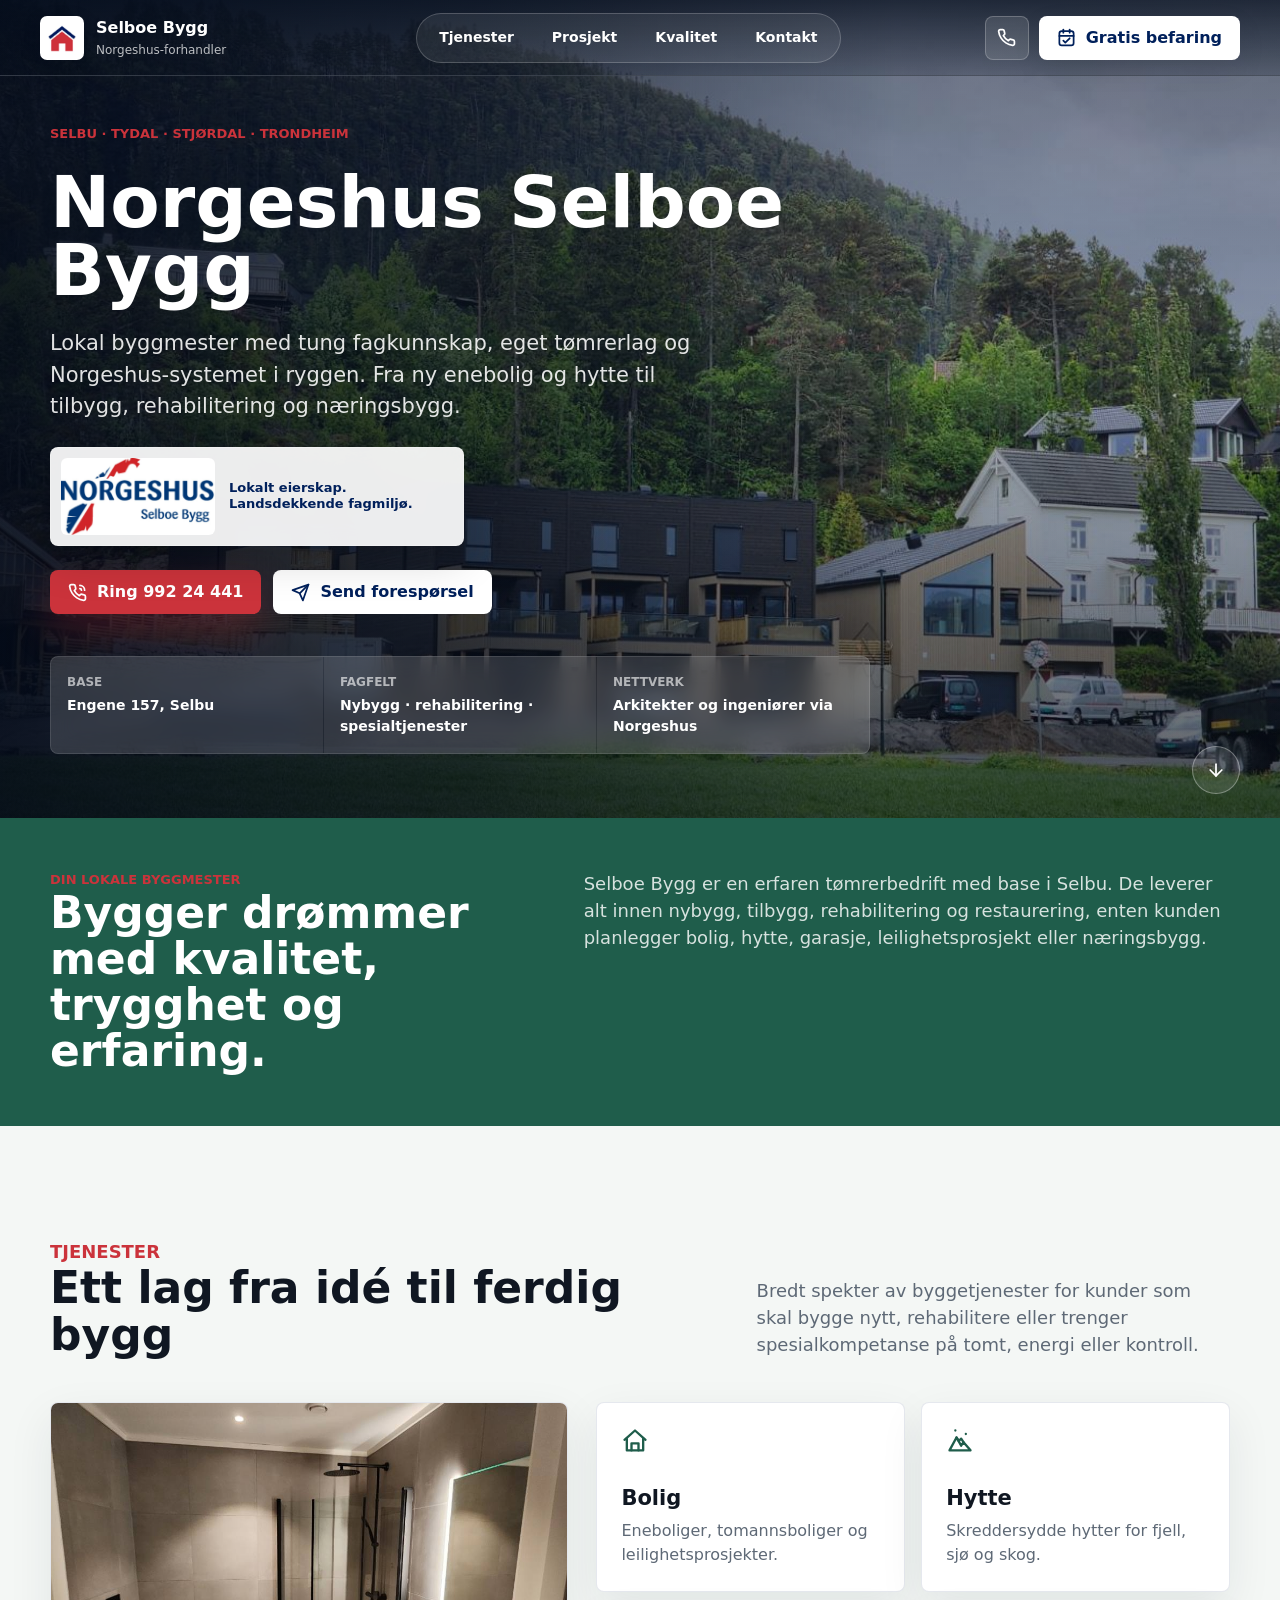
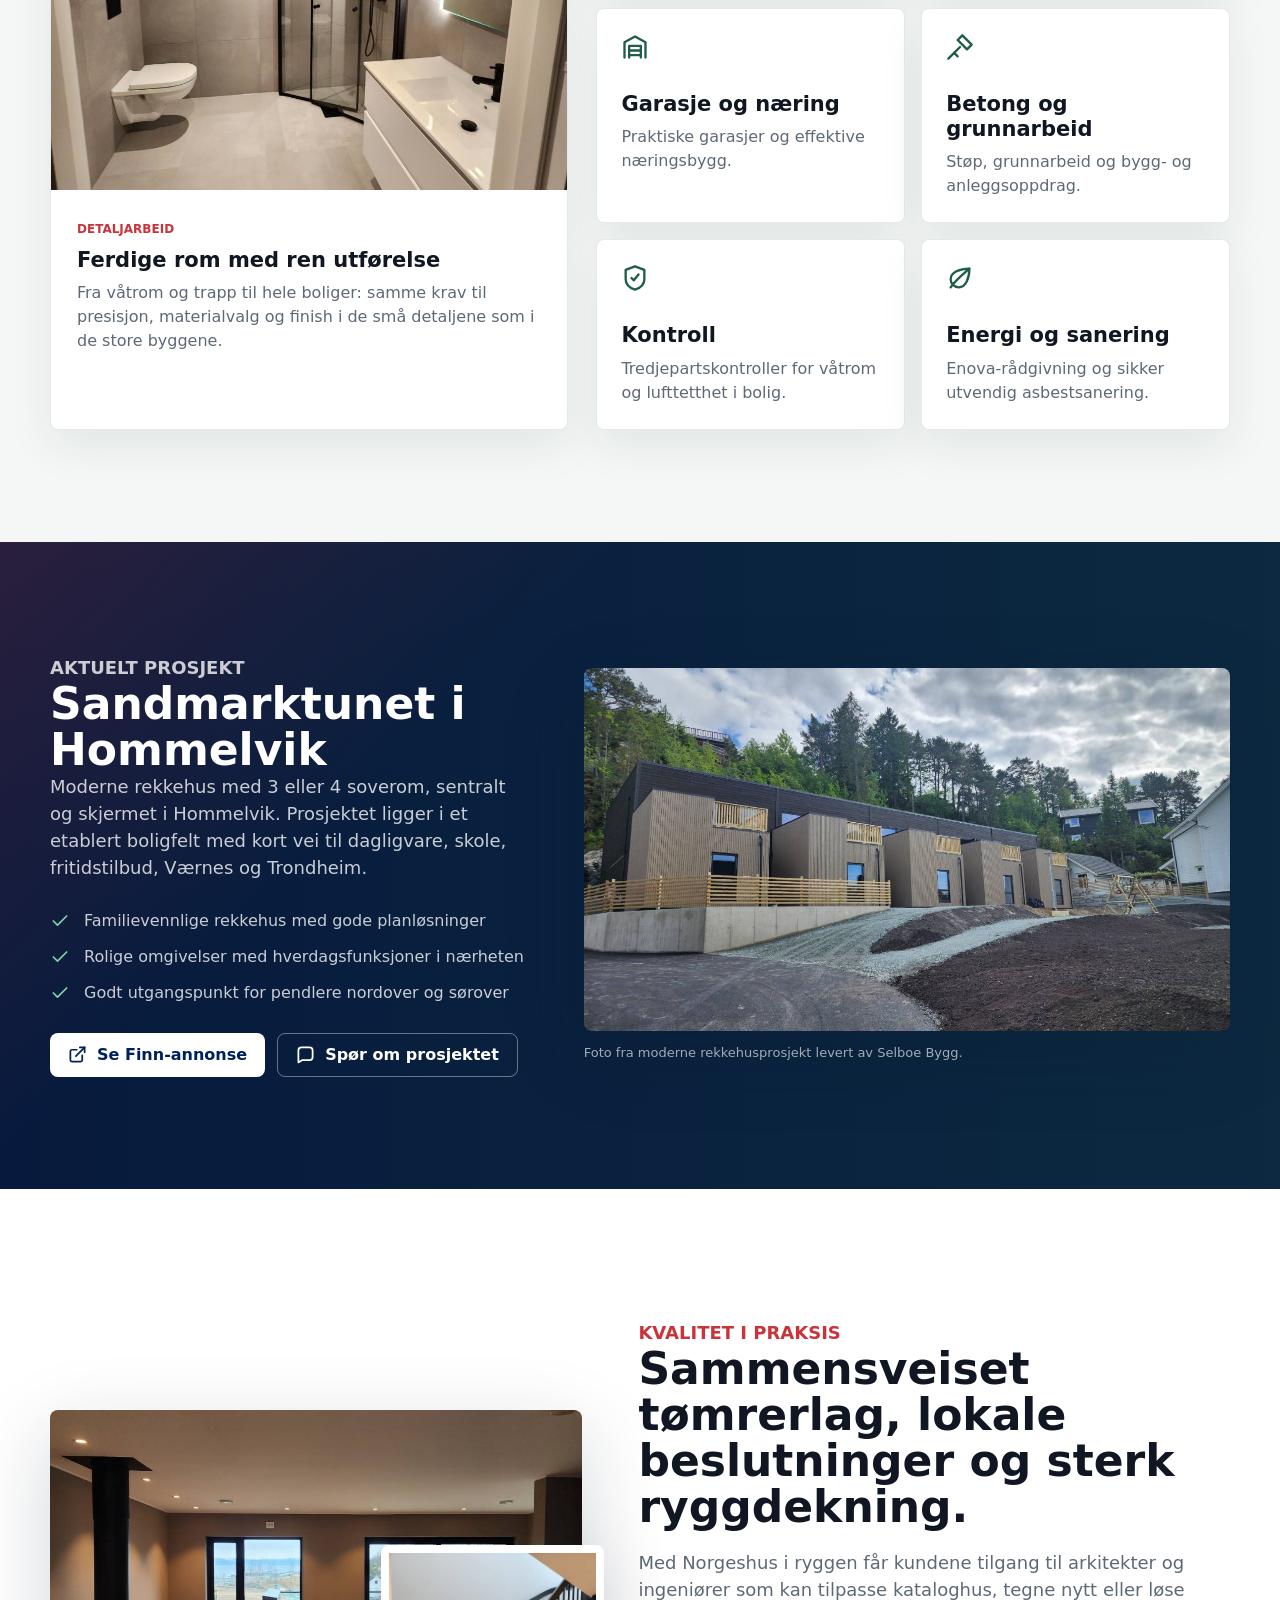
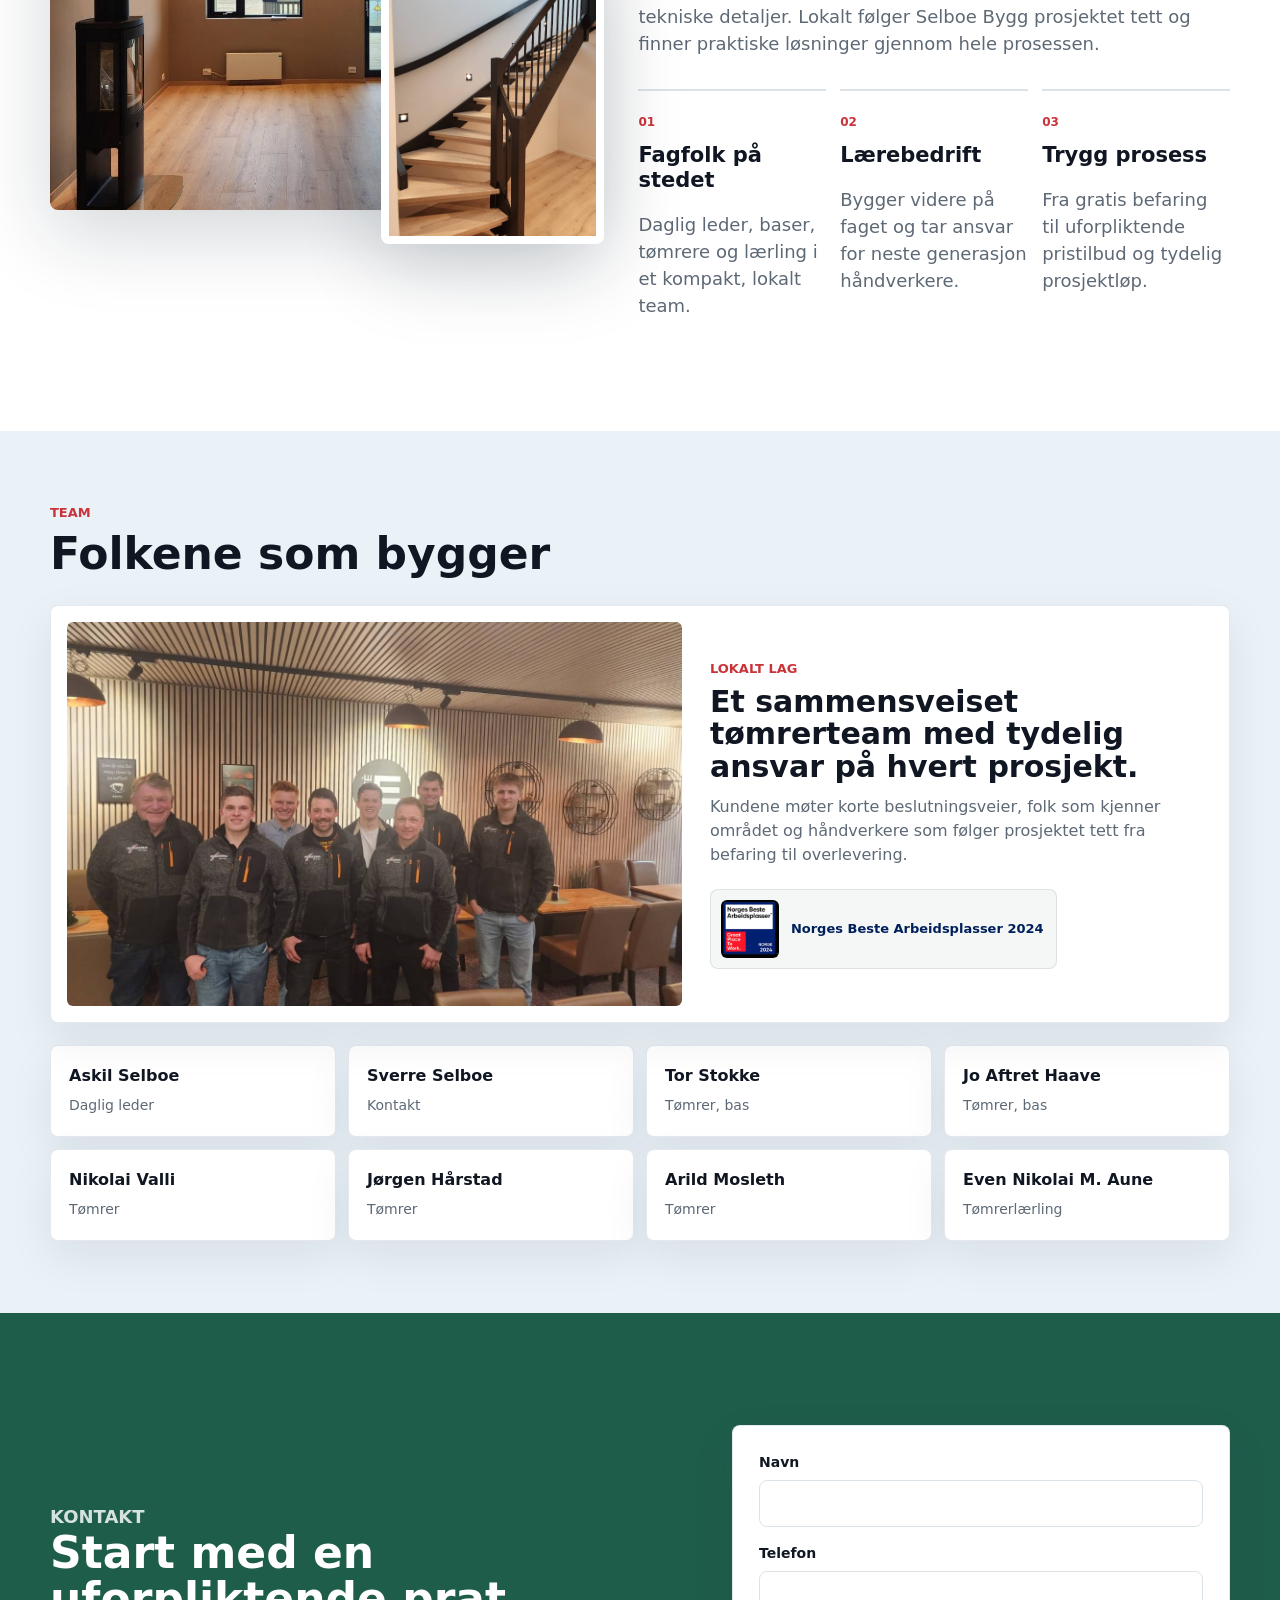
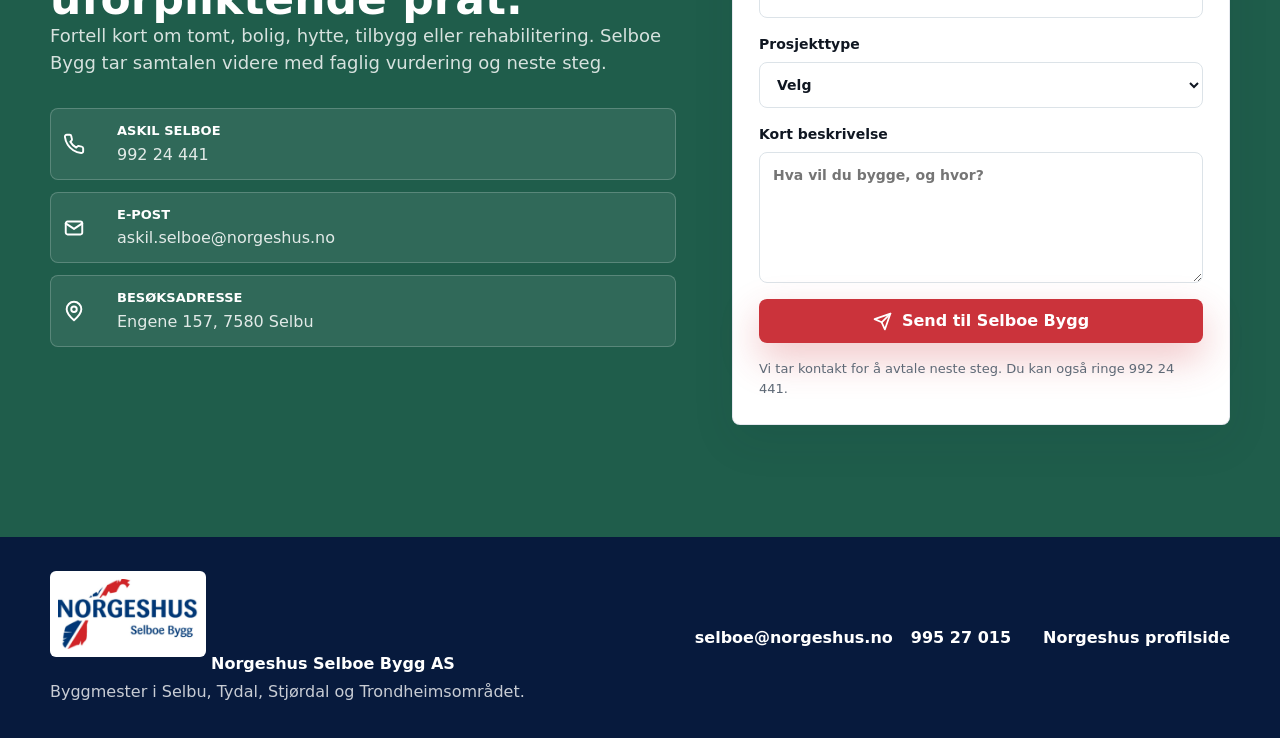
<file: index.html>
<!doctype html>
<html lang="no">
  <head>
    <meta charset="utf-8" />
    <meta name="viewport" content="width=device-width, initial-scale=1" />
    <title>Norgeshus Selboe Bygg | Byggmester i Selbu, Tydal og Stjørdal</title>
    <meta
      name="description"
      content="Norgeshus Selboe Bygg AS bygger boliger, hytter, tilbygg, rehabilitering og næringsbygg i Selbu, Tydal, Stjørdal og Trondheimsområdet."
    />
    <meta property="og:title" content="Norgeshus Selboe Bygg" />
    <meta
      property="og:description"
      content="Lokalt byggmesterteam med Norgeshus i ryggen. Kvalitet, trygghet og solid håndverk fra første befaring til ferdig bygg."
    />
    <meta property="og:image" content="assets/selboe-rowhouses-wide.jpg" />
    <link rel="preload" href="assets/selboe-rowhouses-wide.jpg" as="image" />
    <link rel="icon" href="assets/selboe-logo.jpg" type="image/jpeg" />
    <link rel="stylesheet" href="styles.css" />
    <script src="icons.js" defer></script>
    <script src="script.js" defer></script>
  </head>
  <body>
    <a class="skip-link" href="#main">Hopp til innhold</a>

    <header class="site-header" data-header>
      <a class="brand" href="#top" aria-label="Gå til toppen">
        <span class="brand-mark brand-house-mark" aria-hidden="true">
          <img src="assets/norgeshus-house-mark.jpg" width="360" height="360" alt="" />
        </span>
        <span class="brand-copy">
          <strong>Selboe Bygg</strong>
          <span>Norgeshus-forhandler</span>
        </span>
      </a>

      <nav class="site-nav" aria-label="Hovedmeny" data-nav>
        <a href="#tjenester">Tjenester</a>
        <a href="#prosjekt">Prosjekt</a>
        <a href="#kvalitet">Kvalitet</a>
        <a href="#kontakt">Kontakt</a>
      </nav>

      <div class="header-actions">
        <a class="icon-button ghost" href="tel:+4799224441" aria-label="Ring Askil Selboe" title="Ring">
          <i data-lucide="phone"></i>
        </a>
        <a class="button compact" href="#kontakt" aria-label="Gratis befaring" title="Gratis befaring">
          <i data-lucide="calendar-check"></i>
          <span>Gratis befaring</span>
        </a>
        <button class="menu-button" type="button" aria-label="Åpne meny" aria-expanded="false" data-menu-button>
          <i data-lucide="menu"></i>
        </button>
      </div>
    </header>

    <main id="main">
      <section class="hero" id="top" aria-labelledby="hero-title">
        <div class="hero-media" aria-hidden="true"></div>
        <div class="hero-shade" aria-hidden="true"></div>
        <div class="hero-content">
          <p class="eyebrow">Selbu · Tydal · Stjørdal · Trondheim</p>
          <h1 id="hero-title">Norgeshus Selboe Bygg</h1>
          <p class="hero-lead">
            Lokal byggmester med tung fagkunnskap, eget tømrerlag og Norgeshus-systemet i ryggen.
            Fra ny enebolig og hytte til tilbygg, rehabilitering og næringsbygg.
          </p>
          <div class="hero-brand-card" aria-label="Norgeshus Selboe Bygg">
            <a
              class="hero-brand-logo-link"
              href="https://www.norgeshus.no/?gclsrc=aw.ds&amp;gad_source=1&amp;gad_campaignid=20891922372&amp;gbraid=0AAAAADkLmVqByyId_F-e56F3wvrX3tJ4o&amp;gclid=Cj0KCQjwornRBhCrARIsAON5exFxxayGQCvnpmz9YJ40nD36ceo9lHjnMMHfEi75ewfiugBxn3wOUyEaAspgEALw_wcB"
              target="_blank"
              rel="noreferrer"
              aria-label="Gå til Norgeshus"
            >
              <img src="assets/selboe-logo.jpg" width="1280" height="643" alt="Norgeshus Selboe Bygg" />
            </a>
            <span>Lokalt eierskap. Landsdekkende fagmiljø.</span>
          </div>
          <div class="hero-actions" aria-label="Viktige handlinger">
            <a class="button primary" href="tel:+4799224441">
              <i data-lucide="phone-call"></i>
              <span>Ring 992 24 441</span>
            </a>
            <a class="button secondary" href="mailto:askil.selboe@norgeshus.no?subject=Forespørsel%20om%20byggeprosjekt">
              <i data-lucide="send"></i>
              <span>Send forespørsel</span>
            </a>
          </div>
          <dl class="hero-proof" aria-label="Nøkkelinformasjon">
            <div>
              <dt>Base</dt>
              <dd>Engene 157, Selbu</dd>
            </div>
            <div>
              <dt>Fagfelt</dt>
              <dd>Nybygg · rehabilitering · spesialtjenester</dd>
            </div>
            <div>
              <dt>Nettverk</dt>
              <dd>Arkitekter og ingeniører via Norgeshus</dd>
            </div>
          </dl>
        </div>
        <a class="scroll-cue" href="#tjenester" aria-label="Gå til tjenester">
          <i data-lucide="arrow-down"></i>
        </a>
      </section>

      <section class="intro-band" aria-label="Kort om selskapet">
        <div class="section-inner intro-grid">
          <div>
            <p class="eyebrow dark">Din lokale byggmester</p>
            <h2>Bygger drømmer med kvalitet, trygghet og erfaring.</h2>
          </div>
          <p>
            Selboe Bygg er en erfaren tømrerbedrift med base i Selbu. De leverer alt innen nybygg,
            tilbygg, rehabilitering og restaurering, enten kunden planlegger bolig, hytte, garasje,
            leilighetsprosjekt eller næringsbygg.
          </p>
        </div>
      </section>

      <section class="section services" id="tjenester" aria-labelledby="services-title">
        <div class="section-inner">
          <div class="section-heading split">
            <div>
              <p class="eyebrow dark">Tjenester</p>
              <h2 id="services-title">Ett lag fra idé til ferdig bygg</h2>
            </div>
            <p>
              Bredt spekter av byggetjenester for kunder som skal bygge nytt, rehabilitere eller
              trenger spesialkompetanse på tomt, energi eller kontroll.
            </p>
          </div>

          <div class="service-layout">
            <article class="feature-panel reveal">
              <img
                src="assets/selboe-bathroom.jpg"
                width="960"
                height="1280"
                alt="Ferdigstilt bad med store fliser, glassdusj og sorte detaljer"
              />
              <div class="feature-panel-copy">
                <span>Detaljarbeid</span>
                <h3>Ferdige rom med ren utførelse</h3>
                <p>
                  Fra våtrom og trapp til hele boliger: samme krav til presisjon, materialvalg og
                  finish i de små detaljene som i de store byggene.
                </p>
              </div>
            </article>

            <div class="service-cards">
              <article class="service-card reveal">
                <i data-lucide="home"></i>
                <h3>Bolig</h3>
                <p>Eneboliger, tomannsboliger og leilighetsprosjekter.</p>
              </article>
              <article class="service-card reveal">
                <i data-lucide="mountain-snow"></i>
                <h3>Hytte</h3>
                <p>Skreddersydde hytter for fjell, sjø og skog.</p>
              </article>
              <article class="service-card reveal">
                <i data-lucide="warehouse"></i>
                <h3>Garasje og næring</h3>
                <p>Praktiske garasjer og effektive næringsbygg.</p>
              </article>
              <article class="service-card reveal">
                <i data-lucide="shovel"></i>
                <h3>Betong og grunnarbeid</h3>
                <p>Støp, grunnarbeid og bygg- og anleggsoppdrag.</p>
              </article>
              <article class="service-card reveal">
                <i data-lucide="shield-check"></i>
                <h3>Kontroll</h3>
                <p>Tredjepartskontroller for våtrom og lufttetthet i bolig.</p>
              </article>
              <article class="service-card reveal">
                <i data-lucide="leaf"></i>
                <h3>Energi og sanering</h3>
                <p>Enova-rådgivning og sikker utvendig asbestsanering.</p>
              </article>
            </div>
          </div>
        </div>
      </section>

      <section class="section project-band" id="prosjekt" aria-labelledby="project-title">
        <div class="section-inner project-grid">
          <div class="project-copy">
            <p class="eyebrow">Aktuelt prosjekt</p>
            <h2 id="project-title">Sandmarktunet i Hommelvik</h2>
            <p>
              Moderne rekkehus med 3 eller 4 soverom, sentralt og skjermet i Hommelvik. Prosjektet
              ligger i et etablert boligfelt med kort vei til dagligvare, skole, fritidstilbud,
              Værnes og Trondheim.
            </p>
            <ul class="check-list">
              <li><i data-lucide="check"></i>Familievennlige rekkehus med gode planløsninger</li>
              <li><i data-lucide="check"></i>Rolige omgivelser med hverdagsfunksjoner i nærheten</li>
              <li><i data-lucide="check"></i>Godt utgangspunkt for pendlere nordover og sørover</li>
            </ul>
            <div class="project-actions">
              <a
                class="button light"
                href="https://www.finn.no/realestate/project/ad.html?finnkode=335390246&ci=2"
                target="_blank"
                rel="noreferrer"
              >
                <i data-lucide="external-link"></i>
                <span>Se Finn-annonse</span>
              </a>
              <a class="button outline-on-dark" href="#kontakt">
                <i data-lucide="message-square"></i>
                <span>Spør om prosjektet</span>
              </a>
            </div>
          </div>
          <figure class="project-media reveal">
            <img
              src="assets/selboe-rowhouses-close.jpg"
              width="1280"
              height="960"
              alt="Moderne rekkehus med trekledning, balkonger og naturtomt"
            />
            <figcaption>Foto fra moderne rekkehusprosjekt levert av Selboe Bygg.</figcaption>
          </figure>
        </div>
      </section>

      <section class="section quality" id="kvalitet" aria-labelledby="quality-title">
        <div class="section-inner quality-grid">
          <div class="quality-media reveal">
            <img
              class="quality-main"
              src="assets/selboe-living-room.jpg"
              width="959"
              height="1280"
              alt="Nyoppusset stue med peisovn, store vinduer og varmt tregulv"
            />
            <img
              class="quality-inset"
              src="assets/selboe-staircase.jpg"
              width="960"
              height="1280"
              alt="Trapp med lyse trinn, sort rekkverk og integrert belysning"
            />
          </div>
          <div class="quality-copy">
            <p class="eyebrow dark">Kvalitet i praksis</p>
            <h2 id="quality-title">Sammensveiset tømrerlag, lokale beslutninger og sterk ryggdekning.</h2>
            <p>
              Med Norgeshus i ryggen får kundene tilgang til arkitekter og ingeniører som kan
              tilpasse kataloghus, tegne nytt eller løse tekniske detaljer. Lokalt følger Selboe
              Bygg prosjektet tett og finner praktiske løsninger gjennom hele prosessen.
            </p>
            <div class="quality-points">
              <article>
                <span>01</span>
                <h3>Fagfolk på stedet</h3>
                <p>Daglig leder, baser, tømrere og lærling i et kompakt, lokalt team.</p>
              </article>
              <article>
                <span>02</span>
                <h3>Lærebedrift</h3>
                <p>Bygger videre på faget og tar ansvar for neste generasjon håndverkere.</p>
              </article>
              <article>
                <span>03</span>
                <h3>Trygg prosess</h3>
                <p>Fra gratis befaring til uforpliktende pristilbud og tydelig prosjektløp.</p>
              </article>
            </div>
          </div>
        </div>
      </section>

      <section class="team-strip" aria-label="Ansatte">
        <div class="section-inner">
          <div class="team-header">
            <p class="eyebrow dark">Team</p>
            <h2>Folkene som bygger</h2>
          </div>
          <div class="team-showcase reveal">
            <img
              src="assets/selboe-team.jpg"
              width="1280"
              height="960"
              alt="Teamet i Norgeshus Selboe Bygg samlet"
            />
            <div class="team-showcase-copy">
              <p class="eyebrow dark">Lokalt lag</p>
              <h3>Et sammensveiset tømrerteam med tydelig ansvar på hvert prosjekt.</h3>
              <p>
                Kundene møter korte beslutningsveier, folk som kjenner området og håndverkere som
                følger prosjektet tett fra befaring til overlevering.
              </p>
              <div class="workplace-proof">
                <img src="assets/gptw-2024.jpg" width="1280" height="1280" alt="Norges Beste Arbeidsplasser 2024" />
                <span>Norges Beste Arbeidsplasser 2024</span>
              </div>
            </div>
          </div>
          <div class="team-row" role="list">
            <article role="listitem"><strong>Askil Selboe</strong><span>Daglig leder</span></article>
            <article role="listitem"><strong>Sverre Selboe</strong><span>Kontakt</span></article>
            <article role="listitem"><strong>Tor Stokke</strong><span>Tømrer, bas</span></article>
            <article role="listitem"><strong>Jo Aftret Haave</strong><span>Tømrer, bas</span></article>
            <article role="listitem"><strong>Nikolai Valli</strong><span>Tømrer</span></article>
            <article role="listitem"><strong>Jørgen Hårstad</strong><span>Tømrer</span></article>
            <article role="listitem"><strong>Arild Mosleth</strong><span>Tømrer</span></article>
            <article role="listitem"><strong>Even Nikolai M. Aune</strong><span>Tømrerlærling</span></article>
          </div>
        </div>
      </section>

      <section class="section contact-section" id="kontakt" aria-labelledby="contact-title">
        <div class="section-inner contact-grid">
          <div class="contact-copy">
            <p class="eyebrow">Kontakt</p>
            <h2 id="contact-title">Start med en uforpliktende prat.</h2>
            <p>
              Fortell kort om tomt, bolig, hytte, tilbygg eller rehabilitering. Selboe Bygg tar
              samtalen videre med faglig vurdering og neste steg.
            </p>
            <div class="contact-methods">
              <a href="tel:+4799224441">
                <i data-lucide="phone"></i>
                <span><strong>Askil Selboe</strong>992 24 441</span>
              </a>
              <a href="mailto:askil.selboe@norgeshus.no">
                <i data-lucide="mail"></i>
                <span><strong>E-post</strong>askil.selboe@norgeshus.no</span>
              </a>
              <a href="https://maps.google.com/?q=Engene%20157%2C%207580%20Selbu" target="_blank" rel="noreferrer">
                <i data-lucide="map-pin"></i>
                <span><strong>Besøksadresse</strong>Engene 157, 7580 Selbu</span>
              </a>
            </div>
          </div>

          <form class="contact-form reveal" data-contact-form>
            <label>
              Navn
              <input name="name" type="text" autocomplete="name" required />
            </label>
            <label>
              Telefon
              <input name="phone" type="tel" autocomplete="tel" required />
            </label>
            <label>
              Prosjekttype
              <select name="type" required>
                <option value="">Velg</option>
                <option>Ny bolig</option>
                <option>Hytte</option>
                <option>Tilbygg eller påbygg</option>
                <option>Rehabilitering</option>
                <option>Næringsbygg</option>
                <option>Annet</option>
              </select>
            </label>
            <label>
              Kort beskrivelse
              <textarea name="message" rows="5" placeholder="Hva vil du bygge, og hvor?"></textarea>
            </label>
            <button class="button primary full" type="submit">
              <i data-lucide="send"></i>
              <span>Send til Selboe Bygg</span>
            </button>
            <p class="form-note" data-form-note>
              Vi tar kontakt for å avtale neste steg. Du kan også ringe 992 24 441.
            </p>
          </form>
        </div>
      </section>
    </main>

    <footer class="site-footer">
      <div class="section-inner footer-grid">
        <div>
          <a
            class="footer-logo-link"
            href="https://www.norgeshus.no/?gclsrc=aw.ds&amp;gad_source=1&amp;gad_campaignid=20891922372&amp;gbraid=0AAAAADkLmVqByyId_F-e56F3wvrX3tJ4o&amp;gclid=Cj0KCQjwornRBhCrARIsAON5exFxxayGQCvnpmz9YJ40nD36ceo9lHjnMMHfEi75ewfiugBxn3wOUyEaAspgEALw_wcB"
            target="_blank"
            rel="noreferrer"
            aria-label="Gå til Norgeshus"
          >
            <img class="footer-logo" src="assets/selboe-logo.jpg" width="1280" height="643" alt="Norgeshus Selboe Bygg" />
          </a>
          <strong>Norgeshus Selboe Bygg AS</strong>
          <p>Byggmester i Selbu, Tydal, Stjørdal og Trondheimsområdet.</p>
        </div>
        <div>
          <a href="mailto:selboe@norgeshus.no">selboe@norgeshus.no</a>
          <a href="tel:+4799527015">995 27 015</a>
        </div>
        <div>
          <a href="https://www.norgeshus.no/forhandlere/norgeshus-selboe-bygg/om-oss" target="_blank" rel="noreferrer">
            Norgeshus profilside
          </a>
        </div>
      </div>
    </footer>
  </body>
</html>
</file>
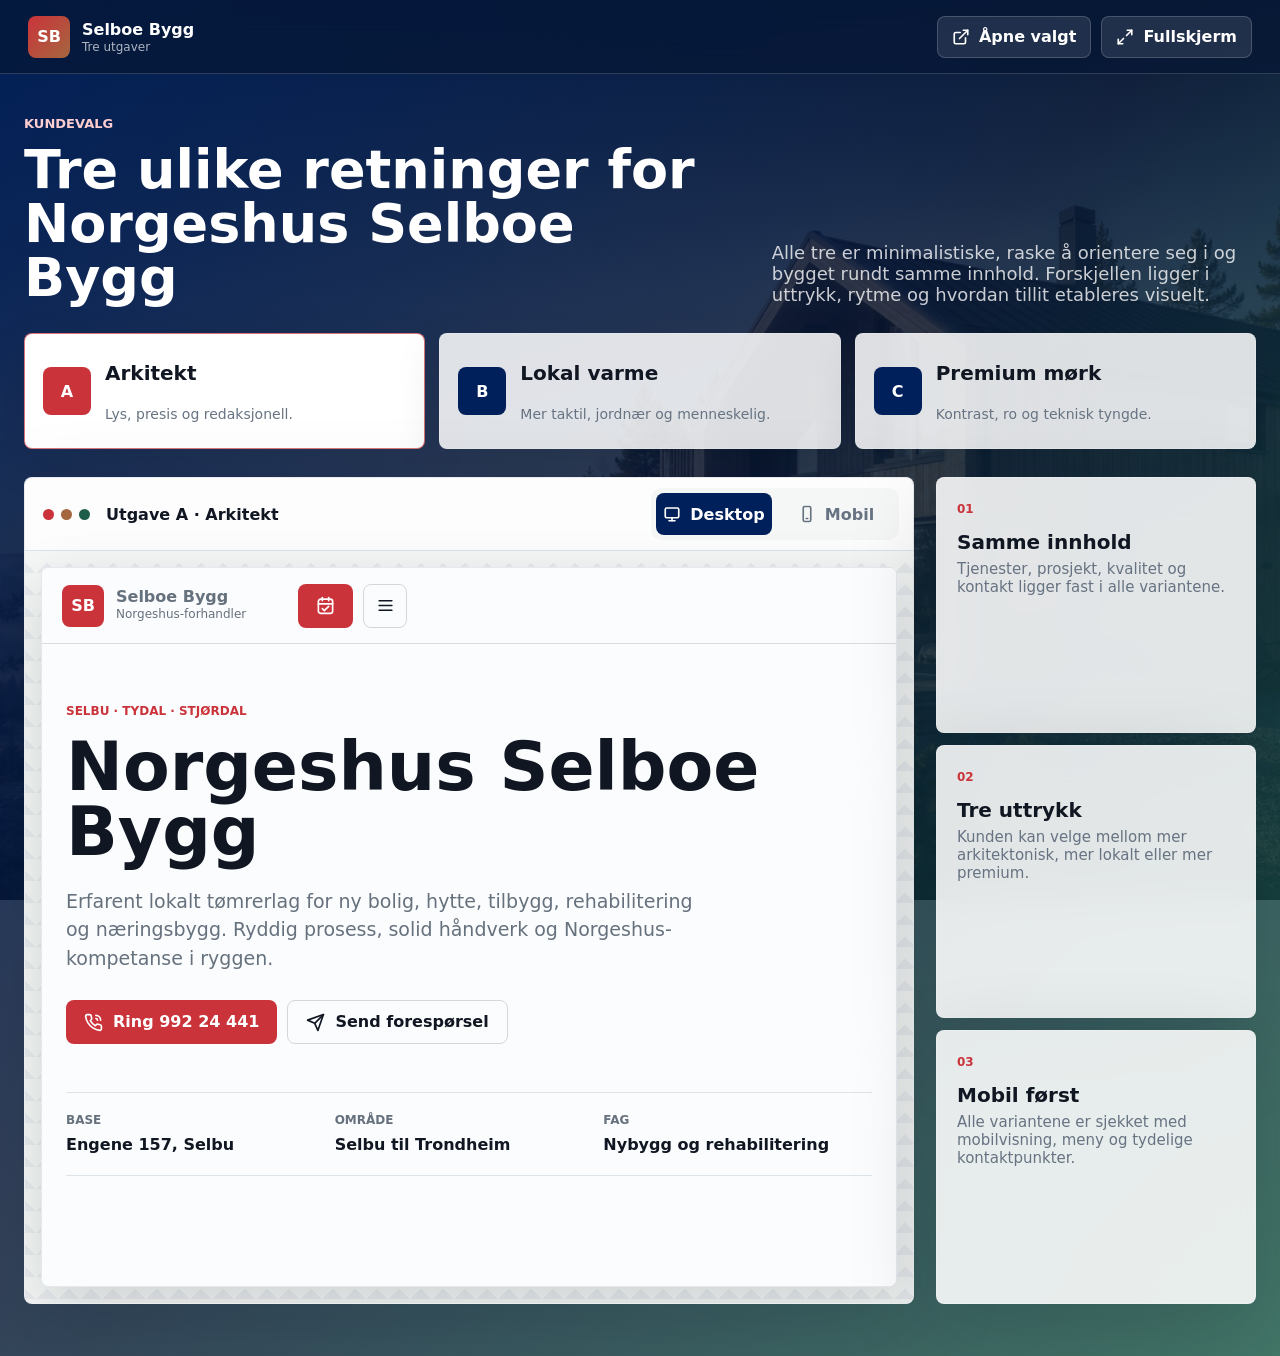
<file: demo.html>
<!doctype html>
<html lang="no">
  <head>
    <meta charset="utf-8" />
    <meta name="viewport" content="width=device-width, initial-scale=1" />
    <title>Kundedemo | Tre utgaver for Selboe Bygg</title>
    <meta name="description" content="Tre ulike nettsideutgaver for Norgeshus Selboe Bygg." />
    <link rel="preload" href="assets/hero-nordic-house.jpg" as="image" />
    <link rel="stylesheet" href="demo.css" />
    <script src="icons.js" defer></script>
    <script src="demo.js" defer></script>
  </head>
  <body>
    <header class="demo-header">
      <a class="demo-brand" href="demo.html" aria-label="Kundedemo">
        <span class="demo-mark">SB</span>
        <span>
          <strong>Selboe Bygg</strong>
          <small>Tre utgaver</small>
        </span>
      </a>

      <nav class="demo-actions" aria-label="Demohandlinger">
        <a class="icon-link" href="variant-a.html" target="_blank" rel="noreferrer" title="Åpne valgt utgave" data-open-current>
          <i data-lucide="external-link"></i>
          <span>Åpne valgt</span>
        </a>
        <button class="icon-link" type="button" data-fullscreen title="Fullskjerm">
          <i data-lucide="maximize-2"></i>
          <span>Fullskjerm</span>
        </button>
      </nav>
    </header>

    <main class="demo-shell">
      <section class="demo-hero" aria-labelledby="demo-title">
        <div>
          <p class="eyebrow">Kundevalg</p>
          <h1 id="demo-title">Tre ulike retninger for Norgeshus Selboe Bygg</h1>
        </div>
        <p>
          Alle tre er minimalistiske, raske å orientere seg i og bygget rundt samme innhold.
          Forskjellen ligger i uttrykk, rytme og hvordan tillit etableres visuelt.
        </p>
      </section>

      <section class="concept-grid" aria-label="Velg nettsideutgave">
        <button class="concept-card is-active" type="button" data-concept="variant-a.html">
          <span>A</span>
          <strong>Arkitekt</strong>
          <small>Lys, presis og redaksjonell.</small>
        </button>
        <button class="concept-card" type="button" data-concept="variant-b.html">
          <span>B</span>
          <strong>Lokal varme</strong>
          <small>Mer taktil, jordnær og menneskelig.</small>
        </button>
        <button class="concept-card" type="button" data-concept="variant-c.html">
          <span>C</span>
          <strong>Premium mørk</strong>
          <small>Kontrast, ro og teknisk tyngde.</small>
        </button>
      </section>

      <section class="demo-grid" aria-label="Live demo">
        <div class="preview-panel">
          <div class="preview-toolbar">
            <div class="window-dots" aria-hidden="true">
              <span></span>
              <span></span>
              <span></span>
            </div>
            <div class="preview-title" data-preview-title>Utgave A · Arkitekt</div>
            <div class="device-toggle" role="group" aria-label="Velg visning">
              <button class="is-active" type="button" data-device="desktop">
                <i data-lucide="monitor"></i>
                <span>Desktop</span>
              </button>
              <button type="button" data-device="mobile">
                <i data-lucide="smartphone"></i>
                <span>Mobil</span>
              </button>
            </div>
          </div>

          <div class="preview-stage is-desktop" data-preview-stage>
            <iframe title="Valgt nettsideutgave for Norgeshus Selboe Bygg" src="variant-a.html" data-preview-frame></iframe>
          </div>
        </div>

        <aside class="talk-track" aria-label="Snakkepunkter">
          <article>
            <span>01</span>
            <h2>Samme innhold</h2>
            <p>Tjenester, prosjekt, kvalitet og kontakt ligger fast i alle variantene.</p>
          </article>
          <article>
            <span>02</span>
            <h2>Tre uttrykk</h2>
            <p>Kunden kan velge mellom mer arkitektonisk, mer lokalt eller mer premium.</p>
          </article>
          <article>
            <span>03</span>
            <h2>Mobil først</h2>
            <p>Alle variantene er sjekket med mobilvisning, meny og tydelige kontaktpunkter.</p>
          </article>
        </aside>
      </section>
    </main>
  </body>
</html>
</file>
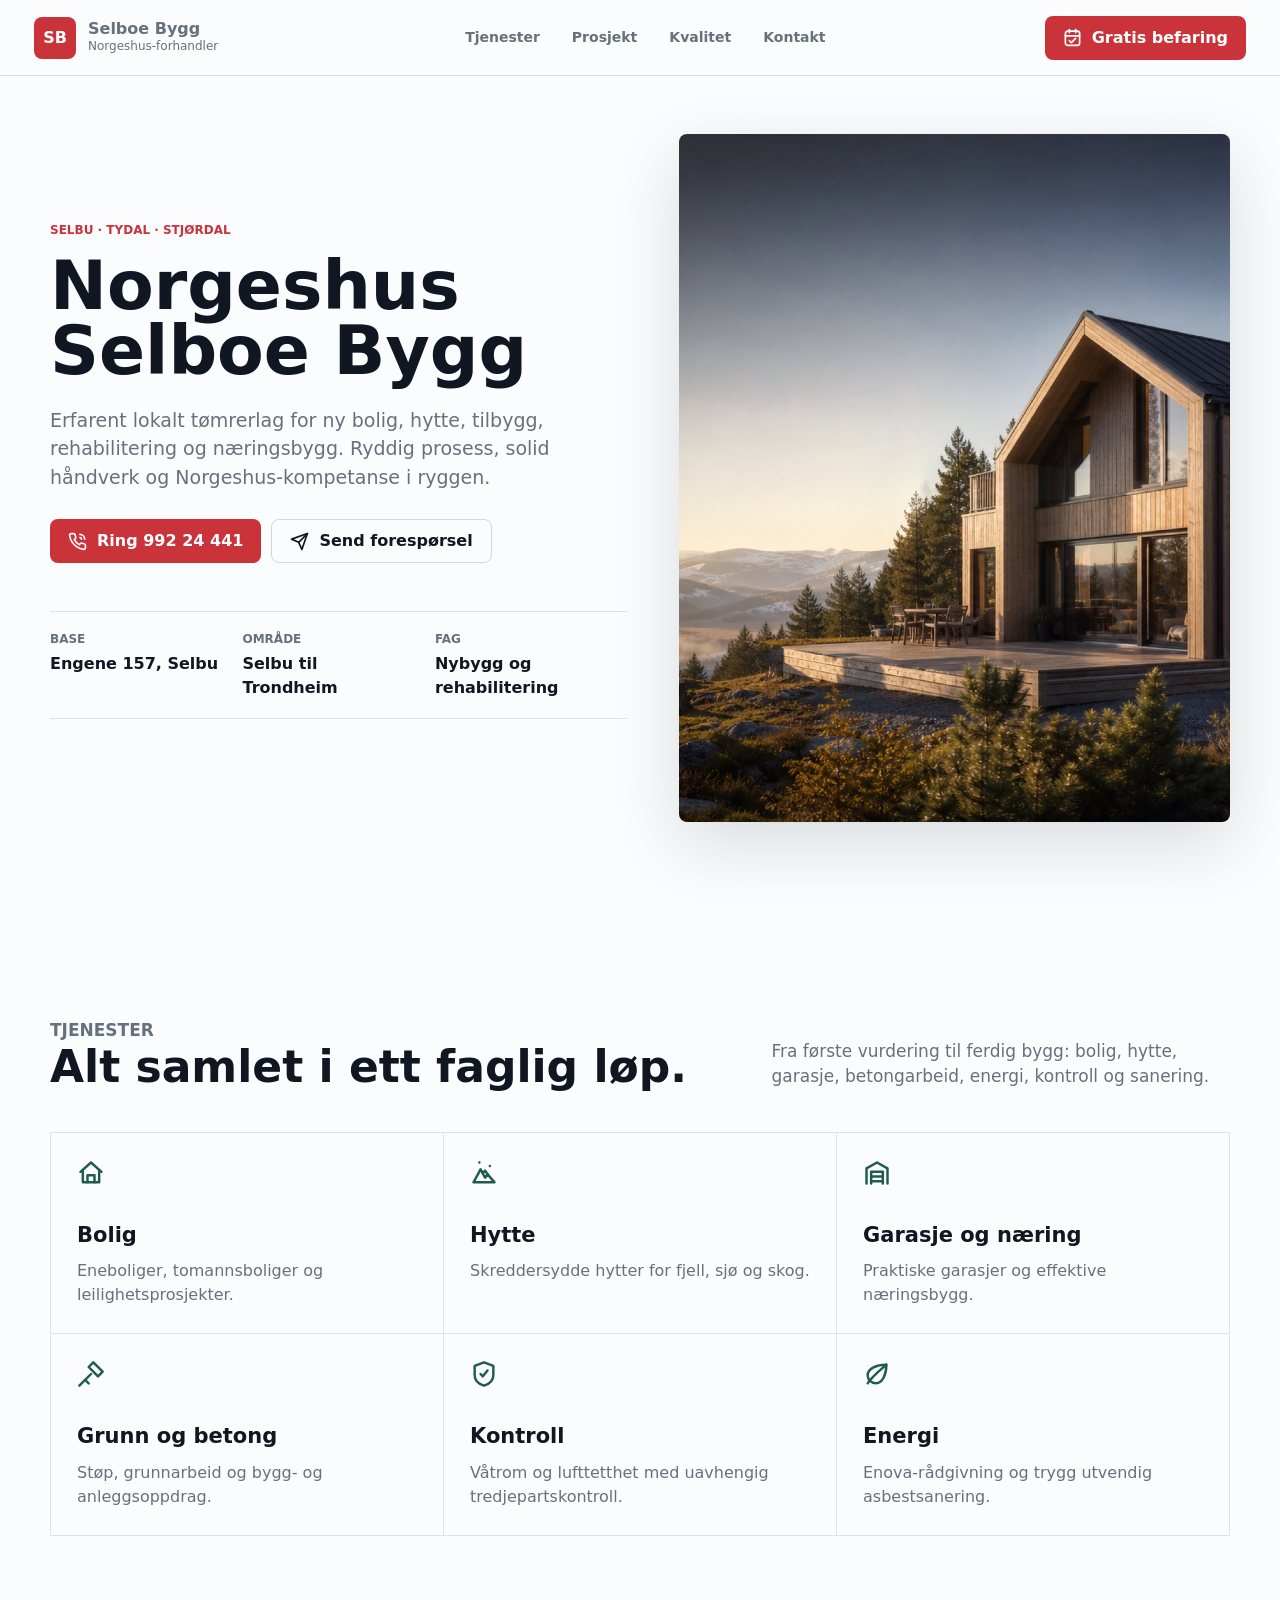
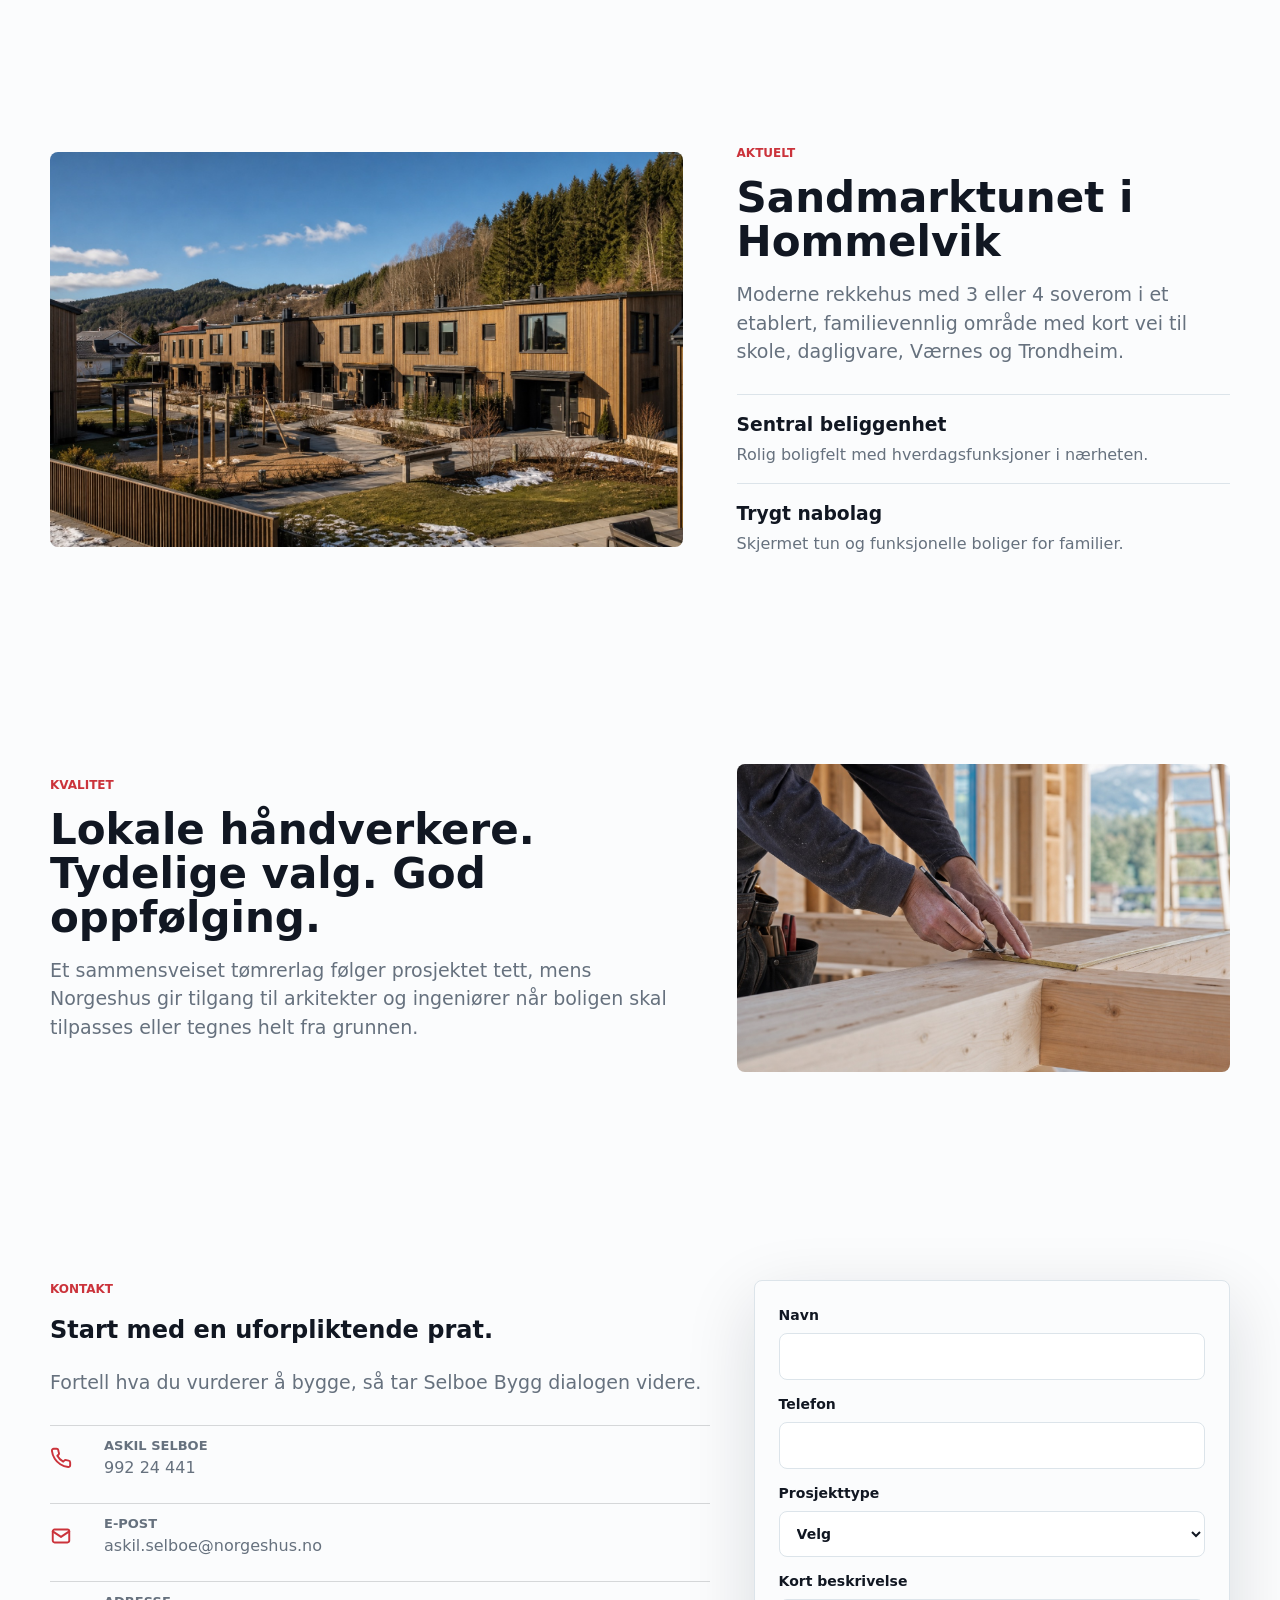
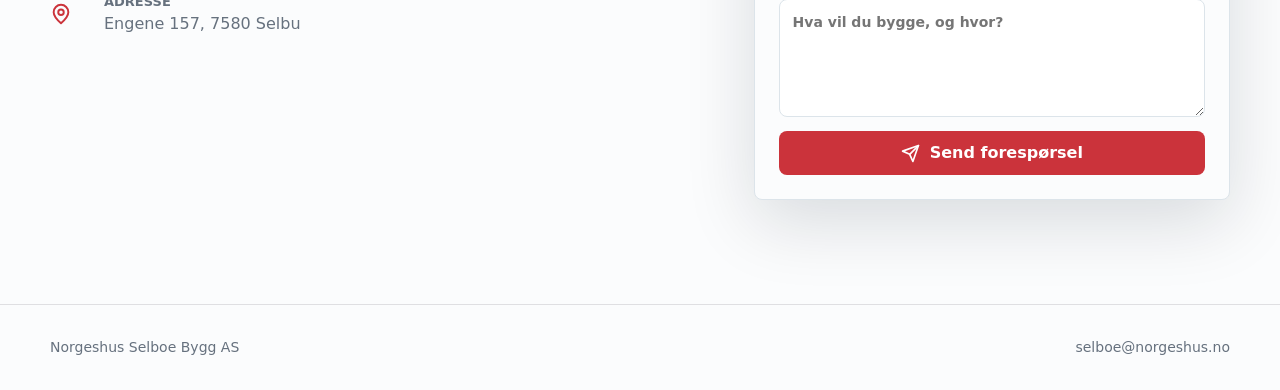
<file: variant-a.html>
<!doctype html>
<html lang="no">
  <head>
    <meta charset="utf-8" />
    <meta name="viewport" content="width=device-width, initial-scale=1" />
    <title>Utgave A | Norgeshus Selboe Bygg</title>
    <meta name="description" content="Lys og arkitektonisk nettsideutgave for Norgeshus Selboe Bygg." />
    <link rel="stylesheet" href="variants.css" />
    <script src="icons.js" defer></script>
    <script src="variants.js" defer></script>
  </head>
  <body class="variant-a">
    <a class="skip-link" href="#main">Hopp til innhold</a>
    <div class="page-shell">
      <header class="topbar">
        <a class="brand" href="#top" aria-label="Gå til toppen">
          <span class="mark">SB</span>
          <span><strong>Selboe Bygg</strong><span>Norgeshus-forhandler</span></span>
        </a>
        <nav class="nav" aria-label="Hovedmeny" data-nav>
          <a href="#tjenester">Tjenester</a>
          <a href="#prosjekt">Prosjekt</a>
          <a href="#kvalitet">Kvalitet</a>
          <a href="#kontakt">Kontakt</a>
        </nav>
        <div class="actions">
          <a class="button primary" href="#kontakt"><i data-lucide="calendar-check"></i><span>Gratis befaring</span></a>
          <button class="menu-button" type="button" aria-label="Åpne meny" aria-expanded="false" data-menu-button><i data-lucide="menu"></i></button>
        </div>
      </header>

      <main id="main">
        <section class="hero-a" id="top">
          <div class="wrap hero-a-grid">
            <div>
              <p class="eyebrow">Selbu · Tydal · Stjørdal</p>
              <h1>Norgeshus Selboe Bygg</h1>
              <p class="lead">Erfarent lokalt tømrerlag for ny bolig, hytte, tilbygg, rehabilitering og næringsbygg. Ryddig prosess, solid håndverk og Norgeshus-kompetanse i ryggen.</p>
              <div class="actions">
                <a class="button primary" href="tel:+4799224441"><i data-lucide="phone-call"></i>Ring 992 24 441</a>
                <a class="button secondary" href="mailto:askil.selboe@norgeshus.no"><i data-lucide="send"></i>Send forespørsel</a>
              </div>
              <dl class="a-proof">
                <div><dt>Base</dt><dd>Engene 157, Selbu</dd></div>
                <div><dt>Område</dt><dd>Selbu til Trondheim</dd></div>
                <div><dt>Fag</dt><dd>Nybygg og rehabilitering</dd></div>
              </dl>
            </div>
            <div class="hero-a-media reveal">
              <img src="assets/hero-nordic-house.jpg" alt="Moderne trehus i norsk landskap" />
            </div>
          </div>
        </section>

        <section class="section" id="tjenester">
          <div class="wrap">
            <div class="section-head">
              <div>
                <p class="eyebrow">Tjenester</p>
                <h2>Alt samlet i ett faglig løp.</h2>
              </div>
              <p>Fra første vurdering til ferdig bygg: bolig, hytte, garasje, betongarbeid, energi, kontroll og sanering.</p>
            </div>
            <div class="service-list">
              <article class="reveal"><i data-lucide="home"></i><h3>Bolig</h3><p>Eneboliger, tomannsboliger og leilighetsprosjekter.</p></article>
              <article class="reveal"><i data-lucide="mountain-snow"></i><h3>Hytte</h3><p>Skreddersydde hytter for fjell, sjø og skog.</p></article>
              <article class="reveal"><i data-lucide="warehouse"></i><h3>Garasje og næring</h3><p>Praktiske garasjer og effektive næringsbygg.</p></article>
              <article class="reveal"><i data-lucide="shovel"></i><h3>Grunn og betong</h3><p>Støp, grunnarbeid og bygg- og anleggsoppdrag.</p></article>
              <article class="reveal"><i data-lucide="shield-check"></i><h3>Kontroll</h3><p>Våtrom og lufttetthet med uavhengig tredjepartskontroll.</p></article>
              <article class="reveal"><i data-lucide="leaf"></i><h3>Energi</h3><p>Enova-rådgivning og trygg utvendig asbestsanering.</p></article>
            </div>
          </div>
        </section>

        <section class="section" id="prosjekt">
          <div class="wrap image-text">
            <img class="reveal" src="assets/project-sandmarktunet.jpg" alt="Moderne rekkehus rundt et familievennlig tun" />
            <div>
              <p class="eyebrow">Aktuelt</p>
              <h2>Sandmarktunet i Hommelvik</h2>
              <p class="lead">Moderne rekkehus med 3 eller 4 soverom i et etablert, familievennlig område med kort vei til skole, dagligvare, Værnes og Trondheim.</p>
              <div class="plain-points">
                <article><h3>Sentral beliggenhet</h3><p>Rolig boligfelt med hverdagsfunksjoner i nærheten.</p></article>
                <article><h3>Trygt nabolag</h3><p>Skjermet tun og funksjonelle boliger for familier.</p></article>
              </div>
            </div>
          </div>
        </section>

        <section class="section" id="kvalitet">
          <div class="wrap image-text">
            <div>
              <p class="eyebrow">Kvalitet</p>
              <h2>Lokale håndverkere. Tydelige valg. God oppfølging.</h2>
              <p class="lead">Et sammensveiset tømrerlag følger prosjektet tett, mens Norgeshus gir tilgang til arkitekter og ingeniører når boligen skal tilpasses eller tegnes helt fra grunnen.</p>
            </div>
            <img class="reveal" src="assets/craftsmanship-detail.jpg" alt="Tømrer som måler en trebjelke" />
          </div>
        </section>

        <section class="section" id="kontakt">
          <div class="wrap contact-grid">
            <div>
              <p class="eyebrow">Kontakt</p>
              <h2>Start med en uforpliktende prat.</h2>
              <p class="lead">Fortell hva du vurderer å bygge, så tar Selboe Bygg dialogen videre.</p>
              <div class="contact-methods">
                <a href="tel:+4799224441"><i data-lucide="phone"></i><span><strong>Askil Selboe</strong><span>992 24 441</span></span></a>
                <a href="mailto:askil.selboe@norgeshus.no"><i data-lucide="mail"></i><span><strong>E-post</strong><span>askil.selboe@norgeshus.no</span></span></a>
                <a href="https://maps.google.com/?q=Engene%20157%2C%207580%20Selbu"><i data-lucide="map-pin"></i><span><strong>Adresse</strong><span>Engene 157, 7580 Selbu</span></span></a>
              </div>
            </div>
            <form class="contact-form reveal" data-contact-form>
              <label>Navn<input name="name" required autocomplete="name" /></label>
              <label>Telefon<input name="phone" required autocomplete="tel" /></label>
              <label>Prosjekttype<select name="type" required><option value="">Velg</option><option>Ny bolig</option><option>Hytte</option><option>Tilbygg</option><option>Rehabilitering</option><option>Næringsbygg</option></select></label>
              <label>Kort beskrivelse<textarea name="message" placeholder="Hva vil du bygge, og hvor?"></textarea></label>
              <button class="button primary" type="submit"><i data-lucide="send"></i>Send forespørsel</button>
            </form>
          </div>
        </section>
      </main>
      <footer class="footer"><div class="wrap"><span>Norgeshus Selboe Bygg AS</span><a href="mailto:selboe@norgeshus.no">selboe@norgeshus.no</a></div></footer>
    </div>
  </body>
</html>
</file>
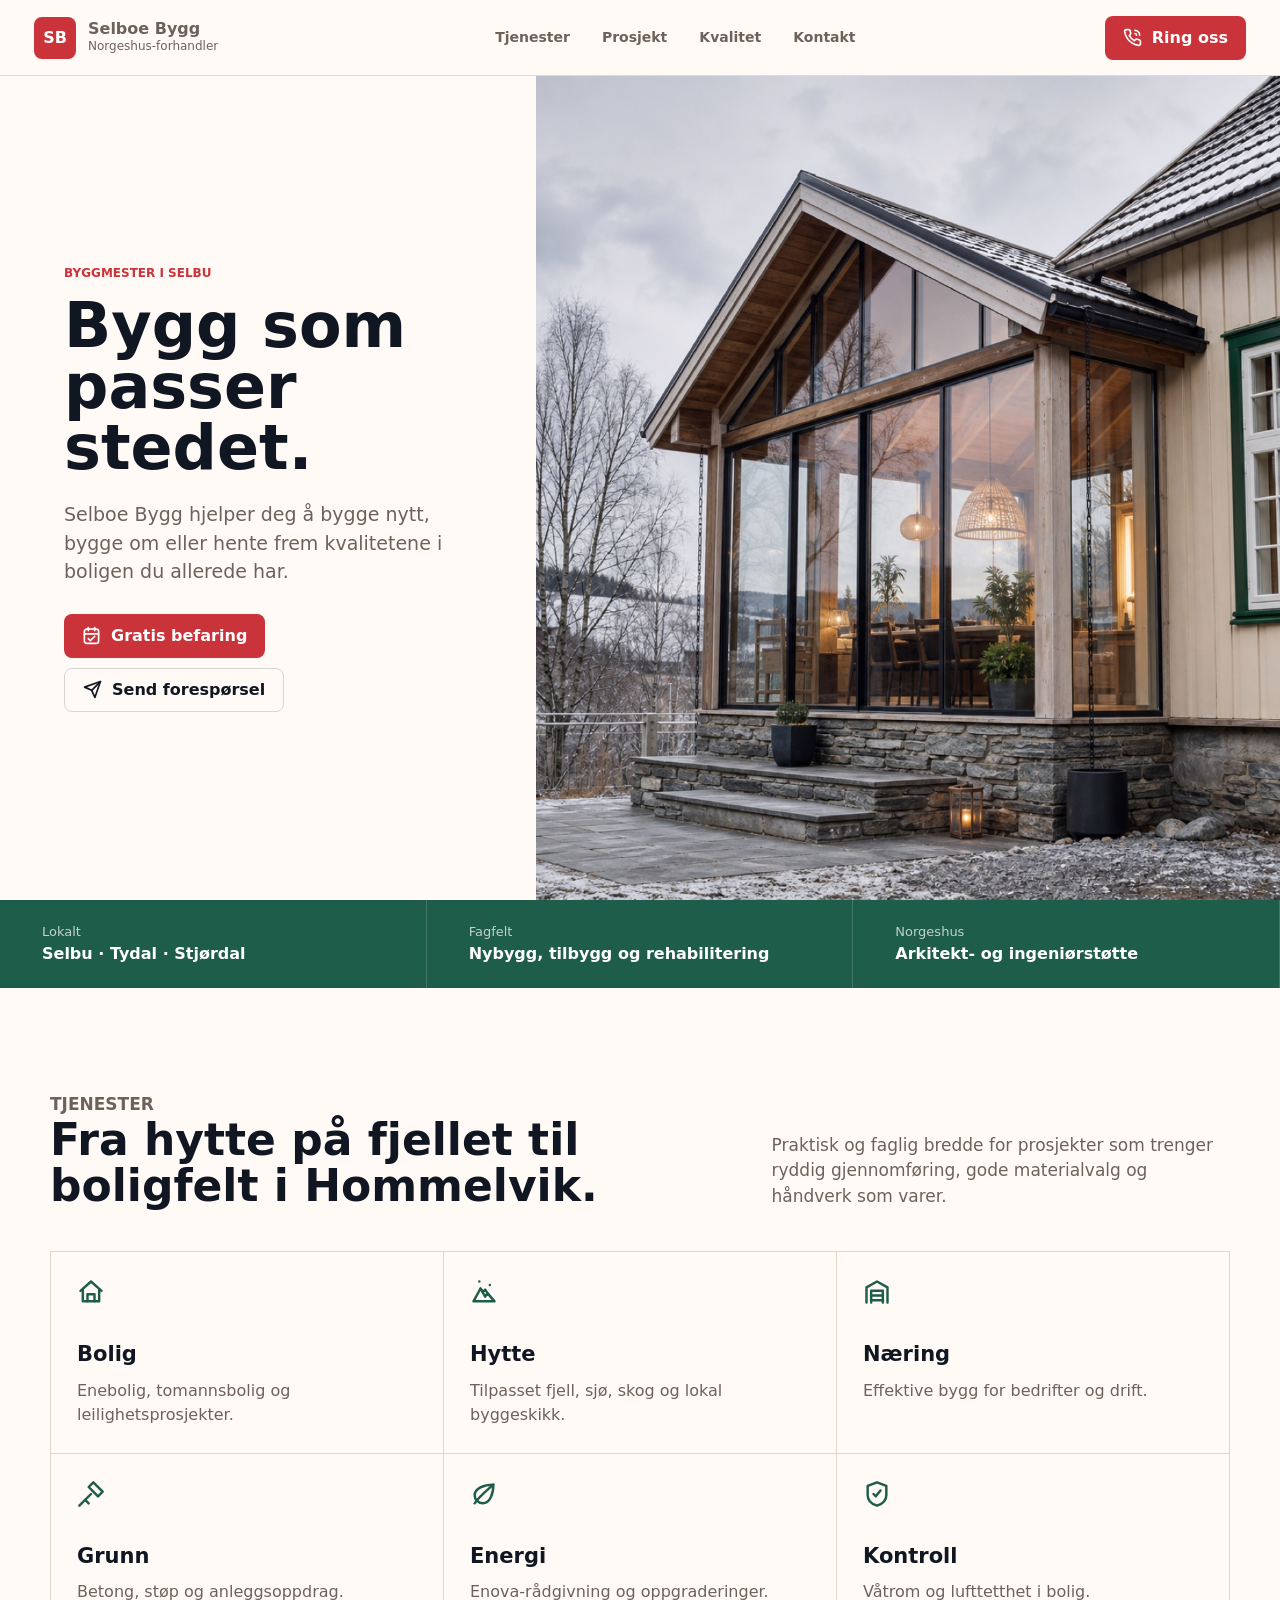
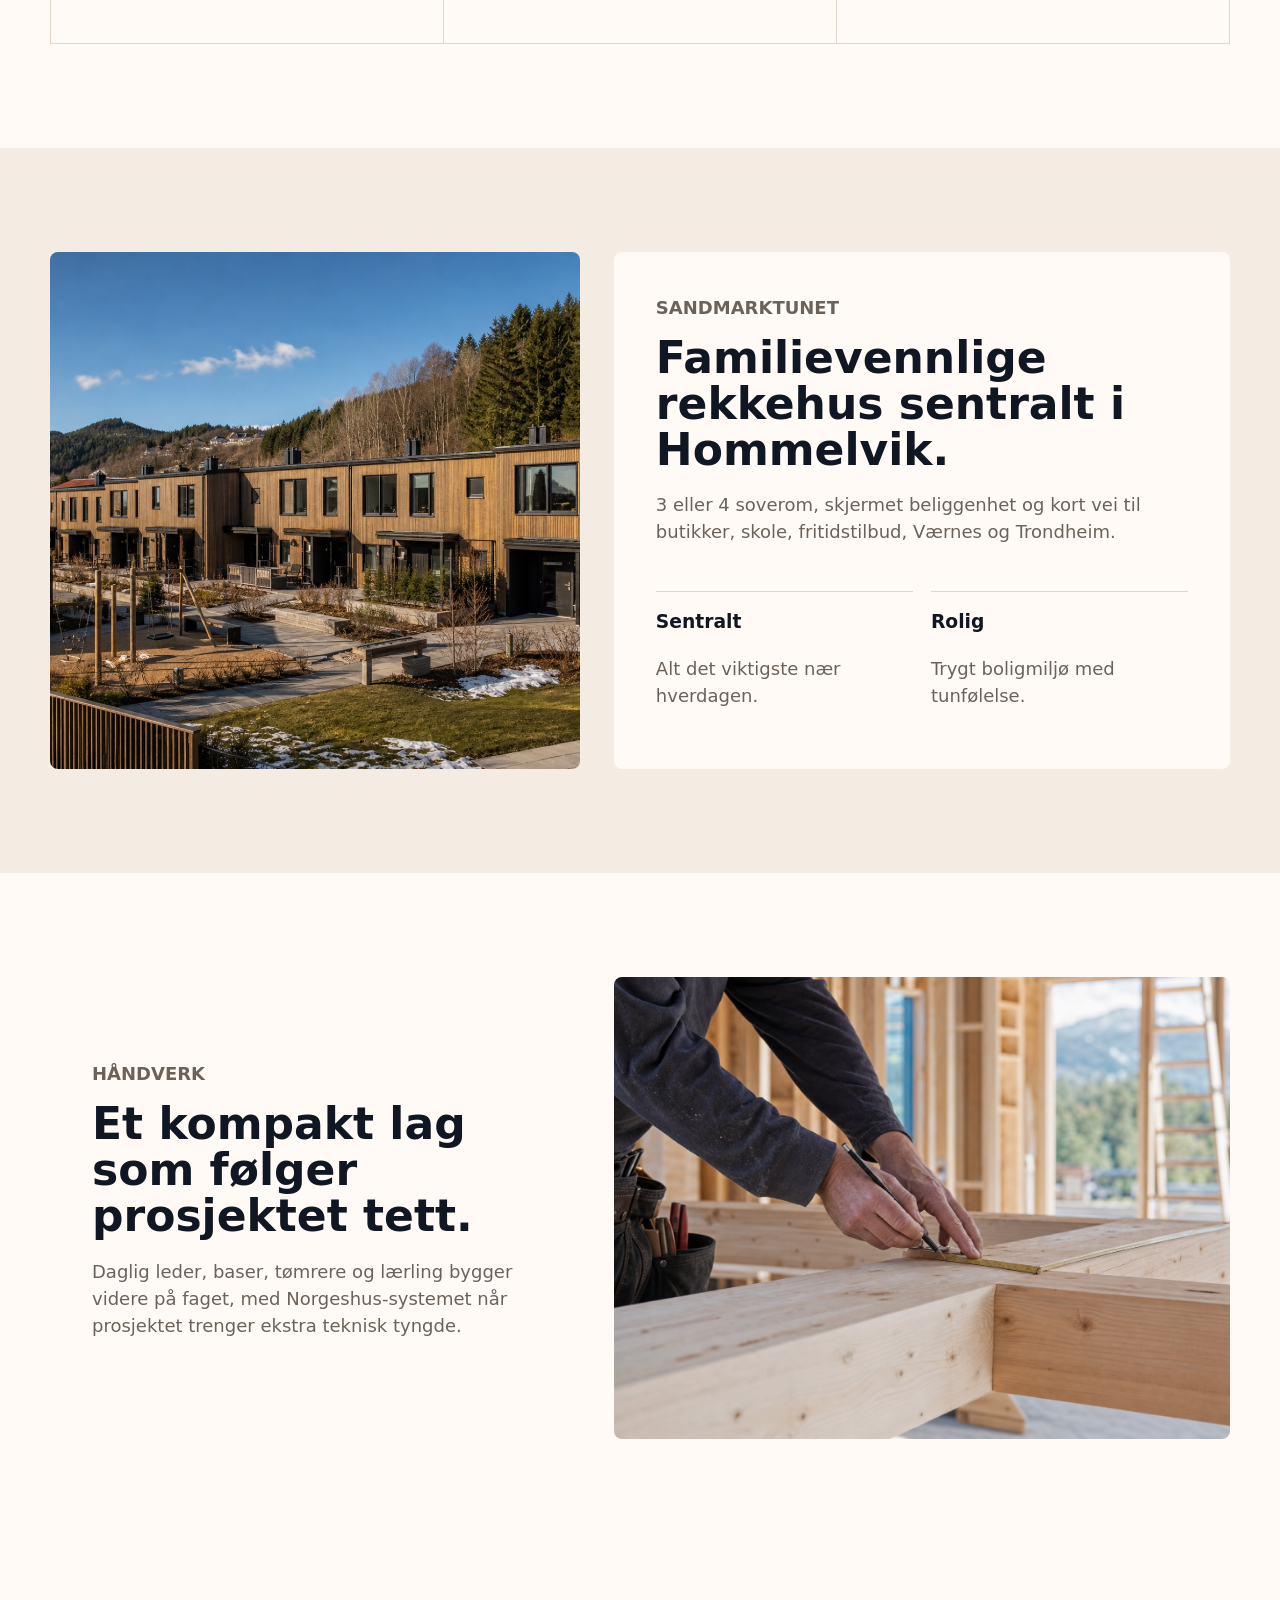
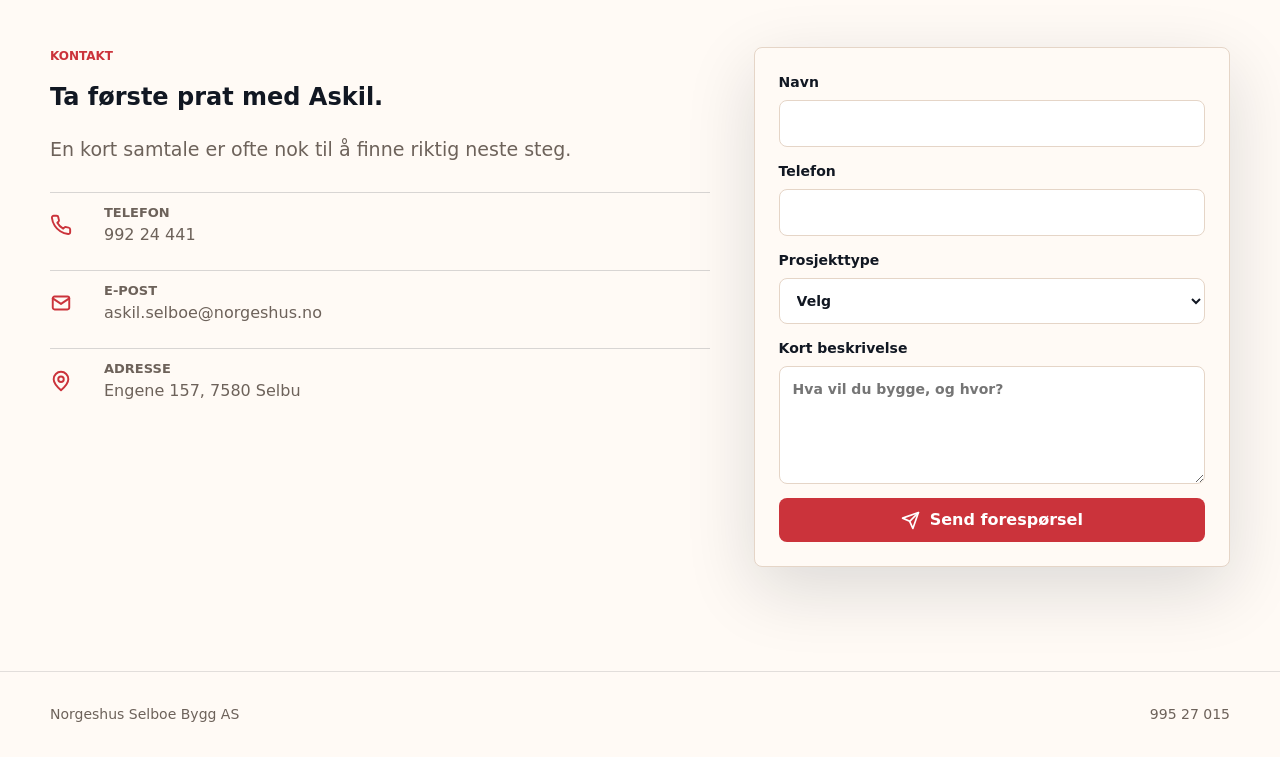
<file: variant-b.html>
<!doctype html>
<html lang="no">
  <head>
    <meta charset="utf-8" />
    <meta name="viewport" content="width=device-width, initial-scale=1" />
    <title>Utgave B | Norgeshus Selboe Bygg</title>
    <meta name="description" content="Varm og lokal nettsideutgave for Norgeshus Selboe Bygg." />
    <link rel="stylesheet" href="variants.css" />
    <script src="icons.js" defer></script>
    <script src="variants.js" defer></script>
  </head>
  <body class="variant-b">
    <a class="skip-link" href="#main">Hopp til innhold</a>
    <header class="topbar">
      <a class="brand" href="#top" aria-label="Gå til toppen"><span class="mark">SB</span><span><strong>Selboe Bygg</strong><span>Norgeshus-forhandler</span></span></a>
      <nav class="nav" aria-label="Hovedmeny" data-nav><a href="#tjenester">Tjenester</a><a href="#prosjekt">Prosjekt</a><a href="#kvalitet">Kvalitet</a><a href="#kontakt">Kontakt</a></nav>
      <div class="actions"><a class="button primary" href="tel:+4799224441"><i data-lucide="phone-call"></i><span>Ring oss</span></a><button class="menu-button" type="button" aria-label="Åpne meny" aria-expanded="false" data-menu-button><i data-lucide="menu"></i></button></div>
    </header>

    <main id="main">
      <section class="hero-b" id="top">
        <div class="hero-b-grid">
          <div class="hero-b-copy">
            <p class="eyebrow">Byggmester i Selbu</p>
            <h1>Bygg som passer stedet.</h1>
            <p class="lead">Selboe Bygg hjelper deg å bygge nytt, bygge om eller hente frem kvalitetene i boligen du allerede har.</p>
            <div class="actions">
              <a class="button primary" href="#kontakt"><i data-lucide="calendar-check"></i>Gratis befaring</a>
              <a class="button secondary" href="mailto:askil.selboe@norgeshus.no"><i data-lucide="send"></i>Send forespørsel</a>
            </div>
          </div>
          <div class="hero-b-media"><img src="assets/project-vinterstue.jpg" alt="Vinterstue og tilbygg på norsk trehus" /></div>
        </div>
        <div class="b-ribbon">
          <div><span>Lokalt</span><strong>Selbu · Tydal · Stjørdal</strong></div>
          <div><span>Fagfelt</span><strong>Nybygg, tilbygg og rehabilitering</strong></div>
          <div><span>Norgeshus</span><strong>Arkitekt- og ingeniørstøtte</strong></div>
        </div>
      </section>

      <section class="section" id="tjenester">
        <div class="wrap">
          <div class="section-head">
            <div><p class="eyebrow">Tjenester</p><h2>Fra hytte på fjellet til boligfelt i Hommelvik.</h2></div>
            <p>Praktisk og faglig bredde for prosjekter som trenger ryddig gjennomføring, gode materialvalg og håndverk som varer.</p>
          </div>
          <div class="service-list">
            <article class="reveal"><i data-lucide="home"></i><h3>Bolig</h3><p>Enebolig, tomannsbolig og leilighetsprosjekter.</p></article>
            <article class="reveal"><i data-lucide="mountain-snow"></i><h3>Hytte</h3><p>Tilpasset fjell, sjø, skog og lokal byggeskikk.</p></article>
            <article class="reveal"><i data-lucide="warehouse"></i><h3>Næring</h3><p>Effektive bygg for bedrifter og drift.</p></article>
            <article class="reveal"><i data-lucide="shovel"></i><h3>Grunn</h3><p>Betong, støp og anleggsoppdrag.</p></article>
            <article class="reveal"><i data-lucide="leaf"></i><h3>Energi</h3><p>Enova-rådgivning og oppgraderinger.</p></article>
            <article class="reveal"><i data-lucide="shield-check"></i><h3>Kontroll</h3><p>Våtrom og lufttetthet i bolig.</p></article>
          </div>
        </div>
      </section>

      <section class="section warm-section" id="prosjekt">
        <div class="wrap warm-feature">
          <img class="reveal" src="assets/project-sandmarktunet.jpg" alt="Rekkehusprosjekt i norsk boligområde" />
          <div class="warm-copy">
            <p class="eyebrow">Sandmarktunet</p>
            <h2>Familievennlige rekkehus sentralt i Hommelvik.</h2>
            <p>3 eller 4 soverom, skjermet beliggenhet og kort vei til butikker, skole, fritidstilbud, Værnes og Trondheim.</p>
            <div class="warm-grid">
              <article><h3>Sentralt</h3><p>Alt det viktigste nær hverdagen.</p></article>
              <article><h3>Rolig</h3><p>Trygt boligmiljø med tunfølelse.</p></article>
            </div>
          </div>
        </div>
      </section>

      <section class="section" id="kvalitet">
        <div class="wrap warm-feature">
          <div class="warm-copy">
            <p class="eyebrow">Håndverk</p>
            <h2>Et kompakt lag som følger prosjektet tett.</h2>
            <p>Daglig leder, baser, tømrere og lærling bygger videre på faget, med Norgeshus-systemet når prosjektet trenger ekstra teknisk tyngde.</p>
          </div>
          <img class="reveal" src="assets/craftsmanship-detail.jpg" alt="Presist tømrerarbeid" />
        </div>
      </section>

      <section class="section" id="kontakt">
        <div class="wrap contact-grid">
          <div>
            <p class="eyebrow">Kontakt</p>
            <h2>Ta første prat med Askil.</h2>
            <p class="lead">En kort samtale er ofte nok til å finne riktig neste steg.</p>
            <div class="contact-methods">
              <a href="tel:+4799224441"><i data-lucide="phone"></i><span><strong>Telefon</strong><span>992 24 441</span></span></a>
              <a href="mailto:askil.selboe@norgeshus.no"><i data-lucide="mail"></i><span><strong>E-post</strong><span>askil.selboe@norgeshus.no</span></span></a>
              <a href="https://maps.google.com/?q=Engene%20157%2C%207580%20Selbu"><i data-lucide="map-pin"></i><span><strong>Adresse</strong><span>Engene 157, 7580 Selbu</span></span></a>
            </div>
          </div>
          <form class="contact-form reveal" data-contact-form>
            <label>Navn<input name="name" required autocomplete="name" /></label>
            <label>Telefon<input name="phone" required autocomplete="tel" /></label>
            <label>Prosjekttype<select name="type" required><option value="">Velg</option><option>Ny bolig</option><option>Hytte</option><option>Tilbygg</option><option>Rehabilitering</option><option>Næringsbygg</option></select></label>
            <label>Kort beskrivelse<textarea name="message" placeholder="Hva vil du bygge, og hvor?"></textarea></label>
            <button class="button primary" type="submit"><i data-lucide="send"></i>Send forespørsel</button>
          </form>
        </div>
      </section>
    </main>
    <footer class="footer"><div class="wrap"><span>Norgeshus Selboe Bygg AS</span><a href="tel:+4799527015">995 27 015</a></div></footer>
  </body>
</html>
</file>
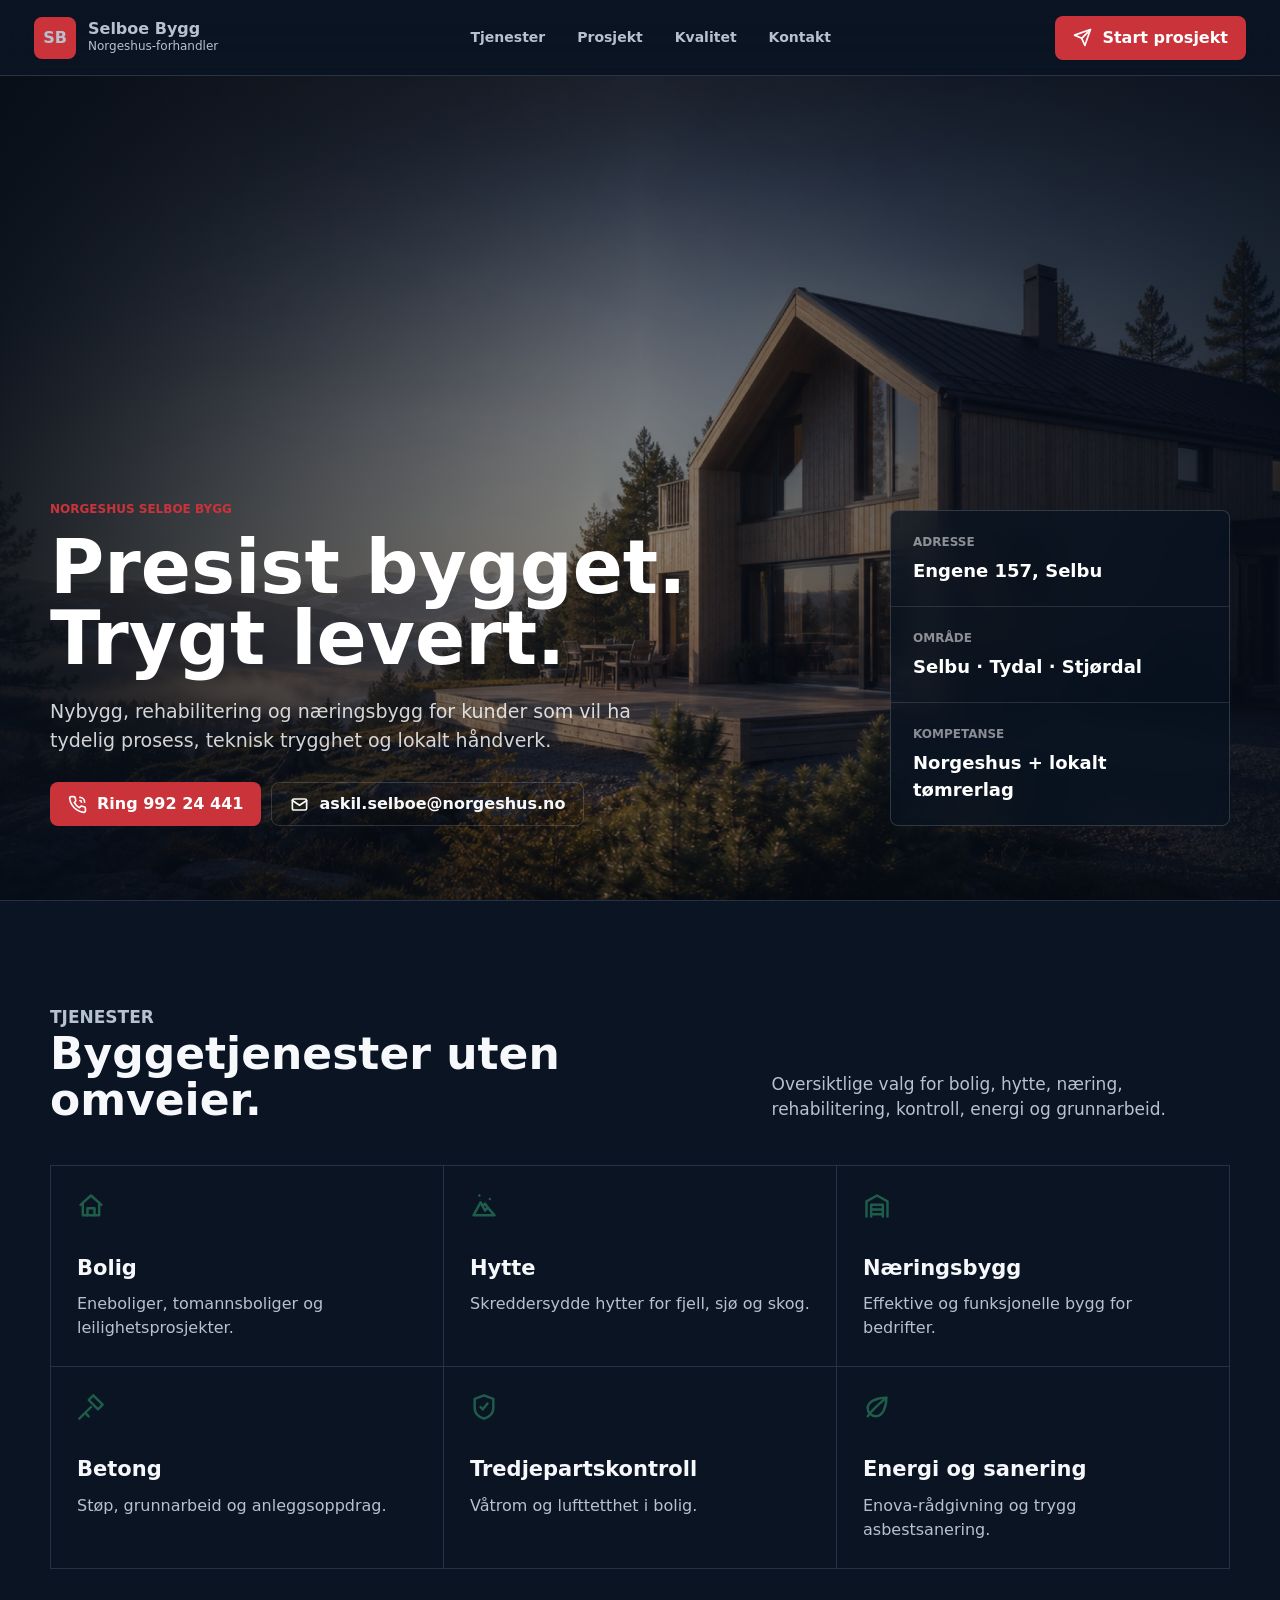
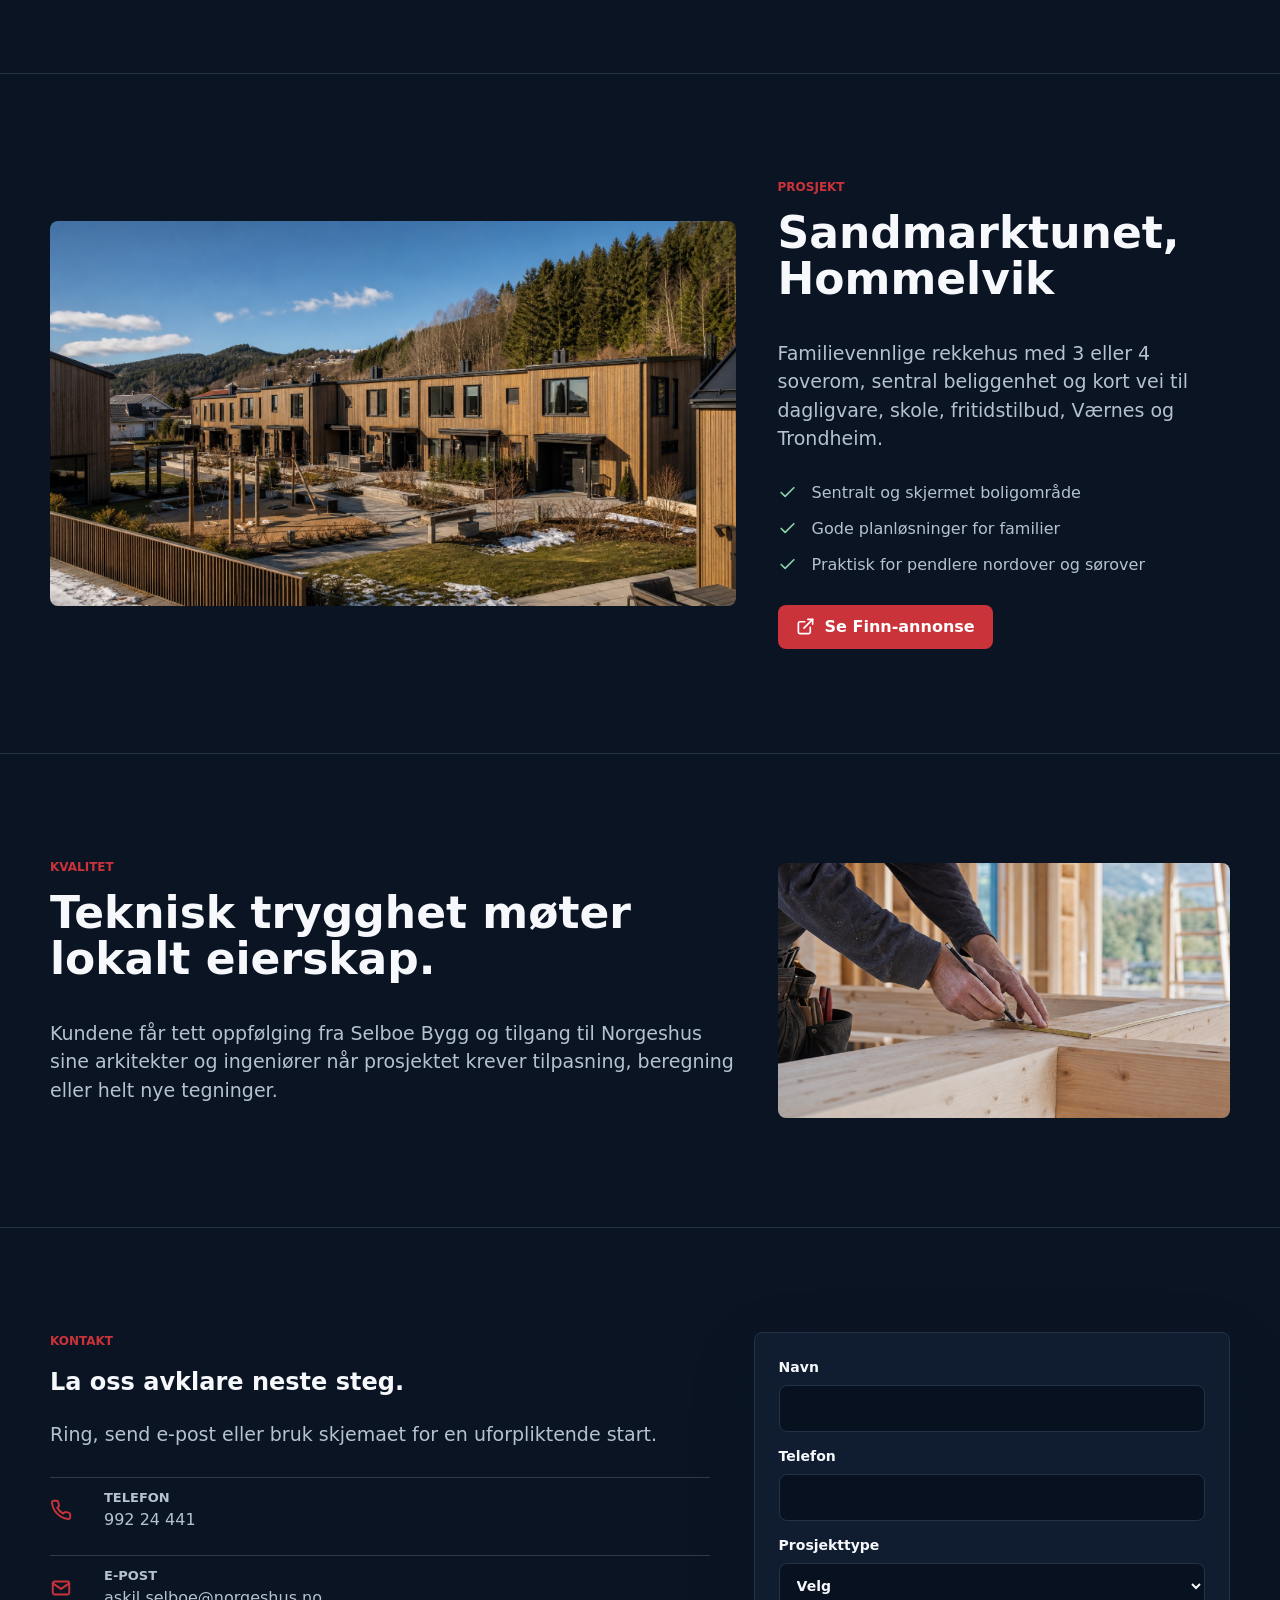
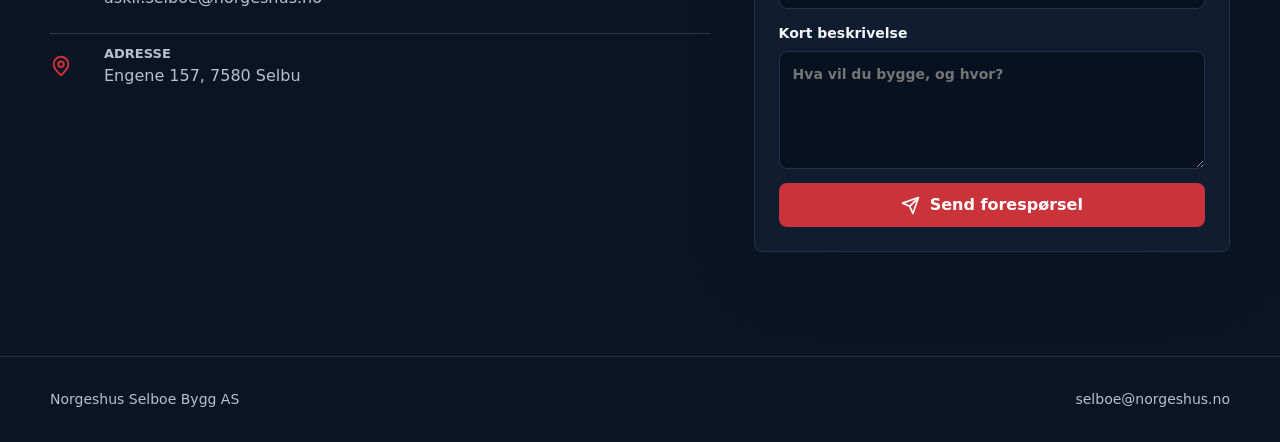
<file: variant-c.html>
<!doctype html>
<html lang="no">
  <head>
    <meta charset="utf-8" />
    <meta name="viewport" content="width=device-width, initial-scale=1" />
    <title>Utgave C | Norgeshus Selboe Bygg</title>
    <meta name="description" content="Mørk og presis premiumutgave for Norgeshus Selboe Bygg." />
    <link rel="stylesheet" href="variants.css" />
    <script src="icons.js" defer></script>
    <script src="variants.js" defer></script>
  </head>
  <body class="variant-c">
    <a class="skip-link" href="#main">Hopp til innhold</a>
    <header class="topbar">
      <a class="brand" href="#top" aria-label="Gå til toppen"><span class="mark">SB</span><span><strong>Selboe Bygg</strong><span>Norgeshus-forhandler</span></span></a>
      <nav class="nav" aria-label="Hovedmeny" data-nav><a href="#tjenester">Tjenester</a><a href="#prosjekt">Prosjekt</a><a href="#kvalitet">Kvalitet</a><a href="#kontakt">Kontakt</a></nav>
      <div class="actions"><a class="button primary" href="#kontakt"><i data-lucide="send"></i><span>Start prosjekt</span></a><button class="menu-button" type="button" aria-label="Åpne meny" aria-expanded="false" data-menu-button><i data-lucide="menu"></i></button></div>
    </header>

    <main id="main">
      <section class="hero-c" id="top">
        <div class="hero-c-bg" aria-hidden="true"></div>
        <div class="wrap hero-c-grid">
          <div>
            <p class="eyebrow">Norgeshus Selboe Bygg</p>
            <h1>Presist bygget. Trygt levert.</h1>
            <p class="lead">Nybygg, rehabilitering og næringsbygg for kunder som vil ha tydelig prosess, teknisk trygghet og lokalt håndverk.</p>
            <div class="actions">
              <a class="button primary" href="tel:+4799224441"><i data-lucide="phone-call"></i>Ring 992 24 441</a>
              <a class="button secondary" href="mailto:askil.selboe@norgeshus.no"><i data-lucide="mail"></i>askil.selboe@norgeshus.no</a>
            </div>
          </div>
          <aside class="c-panel reveal" aria-label="Nøkkelinformasjon">
            <article><span>Adresse</span><strong>Engene 157, Selbu</strong></article>
            <article><span>Område</span><strong>Selbu · Tydal · Stjørdal</strong></article>
            <article><span>Kompetanse</span><strong>Norgeshus + lokalt tømrerlag</strong></article>
          </aside>
        </div>
      </section>

      <section class="section" id="tjenester">
        <div class="wrap">
          <div class="section-head">
            <div><p class="eyebrow">Tjenester</p><h2>Byggetjenester uten omveier.</h2></div>
            <p>Oversiktlige valg for bolig, hytte, næring, rehabilitering, kontroll, energi og grunnarbeid.</p>
          </div>
          <div class="service-list">
            <article class="reveal"><i data-lucide="home"></i><h3>Bolig</h3><p>Eneboliger, tomannsboliger og leilighetsprosjekter.</p></article>
            <article class="reveal"><i data-lucide="mountain-snow"></i><h3>Hytte</h3><p>Skreddersydde hytter for fjell, sjø og skog.</p></article>
            <article class="reveal"><i data-lucide="warehouse"></i><h3>Næringsbygg</h3><p>Effektive og funksjonelle bygg for bedrifter.</p></article>
            <article class="reveal"><i data-lucide="shovel"></i><h3>Betong</h3><p>Støp, grunnarbeid og anleggsoppdrag.</p></article>
            <article class="reveal"><i data-lucide="shield-check"></i><h3>Tredjepartskontroll</h3><p>Våtrom og lufttetthet i bolig.</p></article>
            <article class="reveal"><i data-lucide="leaf"></i><h3>Energi og sanering</h3><p>Enova-rådgivning og trygg asbestsanering.</p></article>
          </div>
        </div>
      </section>

      <section class="section" id="prosjekt">
        <div class="wrap dark-project">
          <img class="reveal" src="assets/project-sandmarktunet.jpg" alt="Rekkehusprosjekt med felles tun" />
          <div>
            <p class="eyebrow">Prosjekt</p>
            <h2>Sandmarktunet, Hommelvik</h2>
            <p class="lead">Familievennlige rekkehus med 3 eller 4 soverom, sentral beliggenhet og kort vei til dagligvare, skole, fritidstilbud, Værnes og Trondheim.</p>
            <ul class="dark-list">
              <li><i data-lucide="check"></i>Sentralt og skjermet boligområde</li>
              <li><i data-lucide="check"></i>Gode planløsninger for familier</li>
              <li><i data-lucide="check"></i>Praktisk for pendlere nordover og sørover</li>
            </ul>
            <a class="button primary" href="https://www.finn.no/realestate/project/ad.html?finnkode=335390246&ci=2"><i data-lucide="external-link"></i>Se Finn-annonse</a>
          </div>
        </div>
      </section>

      <section class="section" id="kvalitet">
        <div class="wrap dark-project">
          <div>
            <p class="eyebrow">Kvalitet</p>
            <h2>Teknisk trygghet møter lokalt eierskap.</h2>
            <p class="lead">Kundene får tett oppfølging fra Selboe Bygg og tilgang til Norgeshus sine arkitekter og ingeniører når prosjektet krever tilpasning, beregning eller helt nye tegninger.</p>
          </div>
          <img class="reveal" src="assets/craftsmanship-detail.jpg" alt="Detalj fra tømrerarbeid" />
        </div>
      </section>

      <section class="section" id="kontakt">
        <div class="wrap contact-grid">
          <div>
            <p class="eyebrow">Kontakt</p>
            <h2>La oss avklare neste steg.</h2>
            <p class="lead">Ring, send e-post eller bruk skjemaet for en uforpliktende start.</p>
            <div class="contact-methods">
              <a href="tel:+4799224441"><i data-lucide="phone"></i><span><strong>Telefon</strong><span>992 24 441</span></span></a>
              <a href="mailto:askil.selboe@norgeshus.no"><i data-lucide="mail"></i><span><strong>E-post</strong><span>askil.selboe@norgeshus.no</span></span></a>
              <a href="https://maps.google.com/?q=Engene%20157%2C%207580%20Selbu"><i data-lucide="map-pin"></i><span><strong>Adresse</strong><span>Engene 157, 7580 Selbu</span></span></a>
            </div>
          </div>
          <form class="contact-form reveal" data-contact-form>
            <label>Navn<input name="name" required autocomplete="name" /></label>
            <label>Telefon<input name="phone" required autocomplete="tel" /></label>
            <label>Prosjekttype<select name="type" required><option value="">Velg</option><option>Ny bolig</option><option>Hytte</option><option>Tilbygg</option><option>Rehabilitering</option><option>Næringsbygg</option></select></label>
            <label>Kort beskrivelse<textarea name="message" placeholder="Hva vil du bygge, og hvor?"></textarea></label>
            <button class="button primary" type="submit"><i data-lucide="send"></i>Send forespørsel</button>
          </form>
        </div>
      </section>
    </main>
    <footer class="footer"><div class="wrap"><span>Norgeshus Selboe Bygg AS</span><a href="mailto:selboe@norgeshus.no">selboe@norgeshus.no</a></div></footer>
  </body>
</html>
</file>
<file: styles.css>
:root {
  --navy: #00205b;
  --navy-2: #071a3d;
  --red: #cb333b;
  --spruce: #1f5d4b;
  --wood: #a4673f;
  --ink: #101722;
  --muted: #5e6976;
  --line: #dce3e8;
  --mist: #f4f7f5;
  --ice: #eaf1f7;
  --paper: #ffffff;
  --shadow: 0 24px 80px rgba(12, 25, 42, 0.18);
  --radius: 8px;
  --header-height: 76px;
  color-scheme: light;
}

* {
  box-sizing: border-box;
}

html {
  scroll-behavior: smooth;
}

body {
  margin: 0;
  background: var(--paper);
  color: var(--ink);
  font-family:
    Inter, ui-sans-serif, system-ui, -apple-system, BlinkMacSystemFont, "Segoe UI", sans-serif;
  line-height: 1.5;
}

body.nav-open {
  overflow: hidden;
}

img {
  display: block;
  max-width: 100%;
  height: auto;
}

a {
  color: inherit;
  text-decoration: none;
}

button,
input,
select,
textarea {
  font: inherit;
}

.skip-link {
  position: fixed;
  top: 12px;
  left: 12px;
  z-index: 1000;
  transform: translateY(-140%);
  background: var(--paper);
  color: var(--navy);
  padding: 12px 16px;
  border: 2px solid var(--navy);
  border-radius: var(--radius);
}

.skip-link:focus {
  transform: translateY(0);
}

.site-header {
  position: fixed;
  top: 0;
  right: 0;
  left: 0;
  z-index: 100;
  height: var(--header-height);
  display: grid;
  grid-template-columns: auto 1fr auto;
  align-items: center;
  gap: 28px;
  padding: 0 40px;
  border-bottom: 1px solid rgba(255, 255, 255, 0.18);
  color: #fff;
  background: linear-gradient(180deg, rgba(4, 13, 28, 0.72), rgba(4, 13, 28, 0.2));
  transition:
    background 220ms ease,
    border-color 220ms ease,
    color 220ms ease,
    box-shadow 220ms ease;
}

.site-header.is-scrolled,
.site-header.is-open {
  color: var(--ink);
  background: rgba(255, 255, 255, 0.94);
  border-color: rgba(0, 32, 91, 0.12);
  box-shadow: 0 12px 40px rgba(20, 31, 44, 0.1);
  backdrop-filter: blur(18px);
}

.brand {
  display: inline-flex;
  align-items: center;
  gap: 12px;
  min-width: 232px;
}

.brand-mark {
  display: grid;
  place-items: center;
  width: 44px;
  height: 44px;
  border-radius: 7px;
  background: linear-gradient(135deg, var(--red), var(--wood));
  color: #fff;
  font-weight: 900;
}

.brand-house-mark {
  overflow: hidden;
  background: #fff;
  box-shadow: 0 8px 22px rgba(0, 0, 0, 0.12);
}

.brand-house-mark img {
  width: 34px;
  height: 34px;
  object-fit: contain;
}

.brand-copy {
  display: grid;
  gap: 1px;
}

.brand-copy strong {
  font-size: 16px;
  letter-spacing: 0;
}

.brand-copy span {
  font-size: 12px;
  color: currentColor;
  opacity: 0.72;
}

.site-nav {
  justify-self: center;
  display: flex;
  align-items: center;
  gap: 6px;
  padding: 6px;
  border: 1px solid rgba(255, 255, 255, 0.2);
  border-radius: 999px;
  background: rgba(255, 255, 255, 0.08);
}

.site-header.is-scrolled .site-nav,
.site-header.is-open .site-nav {
  background: var(--mist);
  border-color: rgba(0, 32, 91, 0.08);
}

.site-nav a {
  display: inline-flex;
  align-items: center;
  height: 36px;
  padding: 0 16px;
  border-radius: 999px;
  color: currentColor;
  font-size: 14px;
  font-weight: 700;
}

.site-nav a:hover,
.site-nav a:focus-visible {
  background: rgba(255, 255, 255, 0.18);
  outline: none;
}

.site-header.is-scrolled .site-nav a:hover,
.site-header.is-scrolled .site-nav a:focus-visible,
.site-header.is-open .site-nav a:hover,
.site-header.is-open .site-nav a:focus-visible {
  background: #fff;
}

.header-actions {
  display: inline-flex;
  align-items: center;
  gap: 10px;
}

.button,
.icon-button,
.menu-button {
  min-height: 44px;
  border: 0;
  border-radius: var(--radius);
  cursor: pointer;
  transition:
    transform 160ms ease,
    background 160ms ease,
    color 160ms ease,
    border-color 160ms ease;
}

.button {
  display: inline-flex;
  align-items: center;
  justify-content: center;
  gap: 10px;
  min-width: 44px;
  padding: 0 18px;
  font-weight: 800;
  letter-spacing: 0;
}

.button svg,
.icon-button svg,
.menu-button svg {
  width: 19px;
  height: 19px;
  flex: 0 0 auto;
  stroke-width: 2.2;
}

.button:hover,
.button:focus-visible,
.icon-button:hover,
.icon-button:focus-visible,
.menu-button:hover,
.menu-button:focus-visible {
  transform: translateY(-1px);
  outline: none;
}

.button.primary {
  background: var(--red);
  color: #fff;
  box-shadow: 0 16px 38px rgba(203, 51, 59, 0.28);
}

.button.secondary {
  background: #fff;
  color: var(--navy);
}

.button.light {
  background: #fff;
  color: var(--navy);
}

.button.outline-on-dark {
  background: transparent;
  border: 1px solid rgba(255, 255, 255, 0.38);
  color: #fff;
}

.button.compact {
  background: #fff;
  color: var(--navy);
  height: 44px;
  box-shadow: 0 10px 28px rgba(0, 0, 0, 0.08);
}

.site-header.is-scrolled .button.compact,
.site-header.is-open .button.compact {
  background: var(--navy);
  color: #fff;
}

.button.full {
  width: 100%;
}

.icon-button,
.menu-button {
  display: inline-grid;
  place-items: center;
  width: 44px;
  height: 44px;
}

.icon-button.ghost,
.menu-button {
  background: rgba(255, 255, 255, 0.12);
  color: currentColor;
  border: 1px solid rgba(255, 255, 255, 0.22);
}

.site-header.is-scrolled .icon-button.ghost,
.site-header.is-scrolled .menu-button,
.site-header.is-open .icon-button.ghost,
.site-header.is-open .menu-button {
  border-color: rgba(0, 32, 91, 0.12);
  background: var(--mist);
}

.menu-button {
  display: none;
}

.hero {
  position: relative;
  min-height: 88svh;
  overflow: hidden;
  color: #fff;
  background: var(--navy-2);
}

.hero-media,
.hero-shade {
  position: absolute;
  inset: 0;
}

.hero-media {
  background-image: url("assets/selboe-rowhouses-wide.jpg");
  background-size: cover;
  background-position: center;
  transform: scale(1.02);
}

.hero-shade {
  background:
    linear-gradient(90deg, rgba(3, 10, 24, 0.86) 0%, rgba(3, 10, 24, 0.58) 38%, rgba(3, 10, 24, 0.08) 70%),
    linear-gradient(180deg, rgba(2, 7, 17, 0.44), rgba(2, 7, 17, 0.2) 48%, rgba(2, 7, 17, 0.64));
}

.hero-content {
  position: relative;
  z-index: 1;
  display: grid;
  align-content: center;
  gap: 24px;
  min-height: 88svh;
  width: min(1180px, calc(100% - 48px));
  margin: 0 auto;
  padding: calc(var(--header-height) + 48px) 0 64px;
}

.eyebrow {
  margin: 0;
  color: #ffced1;
  font-size: 13px;
  font-weight: 900;
  letter-spacing: 0;
  text-transform: uppercase;
}

.eyebrow.dark {
  color: var(--red);
}

.hero .eyebrow {
  color: var(--red);
}

.hero h1 {
  max-width: 760px;
  margin: 0;
  font-size: 72px;
  line-height: 0.95;
  letter-spacing: 0;
}

.hero-lead {
  max-width: 680px;
  margin: 0;
  color: rgba(255, 255, 255, 0.88);
  font-size: 21px;
}

.hero-brand-card {
  display: inline-flex;
  align-items: center;
  gap: 14px;
  width: fit-content;
  max-width: min(520px, 100%);
  padding: 10px 14px 10px 10px;
  border: 1px solid rgba(255, 255, 255, 0.22);
  border-radius: var(--radius);
  background: rgba(255, 255, 255, 0.92);
  color: var(--ink);
  box-shadow: 0 16px 42px rgba(0, 0, 0, 0.16);
  backdrop-filter: blur(12px);
}

.hero-brand-logo-link {
  display: block;
  flex: 0 0 auto;
  border-radius: 6px;
  transition:
    transform 160ms ease,
    box-shadow 160ms ease;
}

.hero-brand-logo-link:hover,
.hero-brand-logo-link:focus-visible {
  transform: translateY(-1px);
  box-shadow: 0 8px 20px rgba(0, 32, 91, 0.14);
  outline: none;
}

.hero-brand-logo-link img {
  width: 154px;
  height: auto;
  border-radius: 6px;
}

.hero-brand-card span {
  max-width: 220px;
  color: var(--navy);
  font-size: 13px;
  font-weight: 850;
  line-height: 1.25;
}

.hero-actions {
  display: flex;
  flex-wrap: wrap;
  gap: 12px;
}

.hero-proof {
  display: grid;
  grid-template-columns: repeat(3, minmax(0, 1fr));
  gap: 1px;
  width: min(820px, 100%);
  margin: 18px 0 0;
  overflow: hidden;
  border: 1px solid rgba(255, 255, 255, 0.18);
  border-radius: var(--radius);
  background: rgba(255, 255, 255, 0.08);
  backdrop-filter: blur(12px);
}

.hero-proof div {
  padding: 16px;
  background: rgba(255, 255, 255, 0.08);
}

.hero-proof dt {
  margin-bottom: 4px;
  color: rgba(255, 255, 255, 0.62);
  font-size: 12px;
  font-weight: 900;
  text-transform: uppercase;
}

.hero-proof dd {
  margin: 0;
  color: #fff;
  font-size: 14px;
  font-weight: 750;
}

.scroll-cue {
  position: absolute;
  right: 40px;
  bottom: 24px;
  z-index: 2;
  display: grid;
  place-items: center;
  width: 48px;
  height: 48px;
  border: 1px solid rgba(255, 255, 255, 0.32);
  border-radius: 999px;
  color: #fff;
  background: rgba(255, 255, 255, 0.1);
}

.scroll-cue svg {
  width: 20px;
  height: 20px;
}

.section,
.intro-band,
.team-strip {
  position: relative;
}

.section {
  padding: 112px 0;
}

.section-inner {
  width: min(1180px, calc(100% - 48px));
  margin: 0 auto;
}

.intro-band {
  padding: 52px 0;
  background: var(--spruce);
  color: #fff;
}

.intro-grid {
  display: grid;
  grid-template-columns: minmax(0, 0.85fr) minmax(0, 1.15fr);
  gap: 56px;
  align-items: start;
}

.intro-grid h2,
.section-heading h2,
.project-copy h2,
.quality-copy h2,
.contact-copy h2,
.team-header h2 {
  margin: 0;
  color: inherit;
  font-size: 44px;
  line-height: 1.05;
  letter-spacing: 0;
}

.intro-grid p:last-child,
.section-heading p,
.project-copy p,
.quality-copy p,
.contact-copy p {
  margin: 0;
  color: var(--muted);
  font-size: 18px;
}

.intro-grid p:last-child {
  color: rgba(255, 255, 255, 0.82);
}

.section-heading {
  margin-bottom: 44px;
}

.section-heading.split {
  display: grid;
  grid-template-columns: minmax(0, 0.95fr) minmax(320px, 0.7fr);
  gap: 64px;
  align-items: end;
}

.services {
  background: var(--mist);
}

.service-layout {
  display: grid;
  grid-template-columns: minmax(340px, 0.9fr) minmax(0, 1.1fr);
  gap: 28px;
  align-items: stretch;
}

.feature-panel,
.service-card,
.contact-form,
.team-row article {
  border: 1px solid rgba(0, 32, 91, 0.1);
  border-radius: var(--radius);
  background: #fff;
  box-shadow: 0 16px 45px rgba(19, 34, 49, 0.08);
}

.feature-panel {
  overflow: hidden;
}

.feature-panel img {
  width: 100%;
  aspect-ratio: 4 / 3;
  object-fit: cover;
  object-position: center;
}

.feature-panel-copy {
  padding: 26px;
}

.feature-panel-copy span {
  display: inline-flex;
  margin-bottom: 10px;
  color: var(--red);
  font-size: 12px;
  font-weight: 900;
  text-transform: uppercase;
}

.feature-panel-copy h3,
.service-card h3,
.quality-points h3 {
  margin: 0 0 8px;
  font-size: 21px;
  line-height: 1.2;
}

.feature-panel-copy p,
.service-card p,
.quality-points p,
.team-row span,
.form-note {
  margin: 0;
  color: var(--muted);
}

.service-cards {
  display: grid;
  grid-template-columns: repeat(2, minmax(0, 1fr));
  gap: 16px;
}

.service-card {
  min-height: 178px;
  padding: 24px;
}

.service-card svg {
  width: 28px;
  height: 28px;
  margin-bottom: 24px;
  color: var(--spruce);
  stroke-width: 2;
}

.project-band {
  overflow: hidden;
  background: var(--navy-2);
  color: #fff;
}

.project-band::before {
  content: "";
  position: absolute;
  inset: 0;
  background:
    linear-gradient(135deg, rgba(203, 51, 59, 0.18), transparent 32%),
    linear-gradient(90deg, transparent, rgba(31, 93, 75, 0.22));
  pointer-events: none;
}

.project-grid,
.quality-grid,
.contact-grid {
  position: relative;
  display: grid;
  grid-template-columns: minmax(0, 0.85fr) minmax(0, 1.15fr);
  gap: 56px;
  align-items: center;
}

.project-copy p,
.project-copy .check-list {
  color: rgba(255, 255, 255, 0.78);
}

.check-list {
  display: grid;
  gap: 12px;
  margin: 28px 0;
  padding: 0;
  list-style: none;
}

.check-list li {
  display: grid;
  grid-template-columns: 24px 1fr;
  gap: 10px;
  align-items: start;
}

.check-list svg {
  width: 20px;
  height: 20px;
  margin-top: 2px;
  color: #7bd3a6;
}

.project-actions {
  display: flex;
  flex-wrap: wrap;
  gap: 12px;
}

.project-media {
  margin: 0;
}

.project-media img {
  width: 100%;
  aspect-ratio: 16 / 9;
  object-fit: cover;
  border-radius: var(--radius);
  box-shadow: var(--shadow);
}

.project-media figcaption {
  margin-top: 12px;
  color: rgba(255, 255, 255, 0.62);
  font-size: 13px;
}

.quality {
  background: #fff;
}

.quality-grid {
  grid-template-columns: minmax(0, 0.9fr) minmax(0, 1fr);
}

.quality-media {
  position: relative;
}

.quality-media img {
  width: 100%;
  object-fit: cover;
  border-radius: var(--radius);
  box-shadow: var(--shadow);
}

.quality-main {
  aspect-ratio: 4 / 3;
  object-position: center 58%;
}

.quality-media .quality-inset {
  position: absolute;
  right: -22px;
  bottom: -34px;
  width: min(240px, 42%);
  aspect-ratio: 3 / 4;
  border: 8px solid #fff;
  object-position: center;
}

.quality-copy p {
  margin-top: 18px;
}

.quality-points {
  display: grid;
  grid-template-columns: repeat(3, minmax(0, 1fr));
  gap: 14px;
  margin-top: 32px;
}

.quality-points article {
  padding-top: 18px;
  border-top: 2px solid var(--line);
}

.quality-points span {
  display: inline-block;
  margin-bottom: 12px;
  color: var(--red);
  font-size: 12px;
  font-weight: 900;
}

.team-strip {
  padding: 72px 0;
  background: var(--ice);
}

.team-header {
  display: grid;
  justify-content: start;
  gap: 8px;
  margin-bottom: 28px;
}

.team-showcase {
  display: grid;
  grid-template-columns: minmax(0, 1.1fr) minmax(320px, 0.9fr);
  gap: 28px;
  align-items: center;
  margin-bottom: 22px;
  padding: 16px;
  border: 1px solid rgba(0, 32, 91, 0.1);
  border-radius: var(--radius);
  background: #fff;
  box-shadow: 0 16px 45px rgba(19, 34, 49, 0.08);
}

.team-showcase > img {
  width: 100%;
  aspect-ratio: 16 / 10;
  object-fit: cover;
  object-position: center;
  border-radius: 6px;
}

.team-showcase-copy {
  padding: 10px 12px 10px 0;
}

.team-showcase-copy h3 {
  margin: 8px 0 12px;
  font-size: 30px;
  line-height: 1.08;
  letter-spacing: 0;
}

.team-showcase-copy p:not(.eyebrow) {
  margin: 0;
  color: var(--muted);
}

.workplace-proof {
  display: inline-grid;
  grid-template-columns: 58px minmax(0, 1fr);
  gap: 12px;
  align-items: center;
  margin-top: 22px;
  padding: 10px 12px 10px 10px;
  border: 1px solid rgba(0, 32, 91, 0.1);
  border-radius: var(--radius);
  background: var(--mist);
}

.workplace-proof img {
  width: 58px;
  height: 58px;
  object-fit: cover;
  border-radius: 6px;
}

.workplace-proof span {
  color: var(--navy);
  font-size: 13px;
  font-weight: 900;
  line-height: 1.2;
}

.team-row {
  display: grid;
  grid-template-columns: repeat(4, minmax(0, 1fr));
  gap: 12px;
}

.team-row article {
  display: grid;
  gap: 4px;
  min-height: 92px;
  padding: 18px;
}

.team-row strong {
  font-size: 16px;
}

.team-row span {
  font-size: 14px;
}

.contact-section {
  background: var(--spruce);
  color: #fff;
}

.contact-grid {
  grid-template-columns: minmax(0, 0.88fr) minmax(360px, 0.7fr);
}

.contact-copy p {
  color: rgba(255, 255, 255, 0.82);
}

.contact-methods {
  display: grid;
  gap: 12px;
  margin-top: 32px;
}

.contact-methods a {
  display: grid;
  grid-template-columns: 42px 1fr;
  gap: 12px;
  align-items: center;
  min-height: 66px;
  padding: 12px;
  border: 1px solid rgba(255, 255, 255, 0.2);
  border-radius: var(--radius);
  background: rgba(255, 255, 255, 0.08);
}

.contact-methods svg {
  width: 22px;
  height: 22px;
}

.contact-methods span {
  display: grid;
  gap: 2px;
  color: rgba(255, 255, 255, 0.86);
}

.contact-methods strong {
  color: #fff;
  font-size: 13px;
  text-transform: uppercase;
}

.contact-form {
  display: grid;
  gap: 16px;
  padding: 26px;
}

.contact-form label {
  display: grid;
  gap: 7px;
  color: var(--ink);
  font-size: 14px;
  font-weight: 800;
}

.contact-form input,
.contact-form select,
.contact-form textarea {
  width: 100%;
  min-height: 46px;
  border: 1px solid var(--line);
  border-radius: var(--radius);
  padding: 12px 13px;
  background: #fff;
  color: var(--ink);
}

.contact-form textarea {
  resize: vertical;
  min-height: 130px;
}

.contact-form input:focus,
.contact-form select:focus,
.contact-form textarea:focus {
  border-color: var(--navy);
  outline: 3px solid rgba(0, 32, 91, 0.12);
}

.form-note {
  font-size: 13px;
}

.site-footer {
  padding: 34px 0;
  background: var(--navy-2);
  color: rgba(255, 255, 255, 0.78);
}

.footer-grid {
  display: grid;
  grid-template-columns: 1fr auto auto;
  gap: 32px;
  align-items: center;
}

.footer-logo-link {
  display: inline-block;
  margin-bottom: 12px;
  border-radius: 6px;
  transition:
    transform 160ms ease,
    box-shadow 160ms ease;
}

.footer-logo-link:hover,
.footer-logo-link:focus-visible {
  transform: translateY(-1px);
  box-shadow: 0 10px 24px rgba(0, 0, 0, 0.22);
  outline: none;
}

.footer-logo {
  width: 156px;
  height: auto;
  padding: 8px;
  border-radius: 6px;
  background: #fff;
}

.footer-grid strong {
  color: #fff;
}

.footer-grid p {
  margin: 4px 0 0;
}

.footer-grid div:nth-child(2) {
  display: flex;
  gap: 18px;
}

.footer-grid a {
  color: #fff;
  font-weight: 800;
}

.reveal {
  opacity: 1;
  transform: translateY(0);
  transition:
    opacity 520ms ease,
    transform 520ms ease;
}

.reveal.is-visible {
  opacity: 1;
  transform: translateY(0);
}

@media (max-width: 1040px) {
  .site-header {
    padding: 0 24px;
  }

  .site-nav {
    position: fixed;
    top: var(--header-height);
    right: 16px;
    left: 16px;
    display: none;
    grid-template-columns: 1fr;
    gap: 4px;
    padding: 12px;
    border-radius: var(--radius);
    background: #fff;
    color: var(--ink);
    box-shadow: var(--shadow);
  }

  .site-nav.is-open {
    display: grid;
  }

  .site-nav a {
    height: 48px;
    justify-content: center;
  }

  .menu-button {
    display: inline-grid;
  }

  .button.compact span {
    display: none;
  }

  .service-layout,
  .project-grid,
  .quality-grid,
  .contact-grid,
  .intro-grid,
  .section-heading.split {
    grid-template-columns: 1fr;
  }

  .project-media {
    order: -1;
  }

  .team-row {
    grid-template-columns: repeat(2, minmax(0, 1fr));
  }

  .team-showcase {
    grid-template-columns: 1fr;
  }

  .team-showcase-copy {
    padding: 0 4px 4px;
  }

  .quality-media .quality-inset {
    right: 18px;
  }
}

@media (max-width: 720px) {
  :root {
    --header-height: 68px;
  }

  .site-header {
    grid-template-columns: 1fr auto;
    gap: 12px;
    padding: 0 16px;
  }

  .brand {
    min-width: 0;
  }

  .brand-mark {
    width: 40px;
    height: 40px;
  }

  .brand-house-mark img {
    width: 32px;
    height: 32px;
  }

  .brand-copy span {
    display: none;
  }

  .header-actions {
    gap: 8px;
  }

  .icon-button.ghost {
    display: none;
  }

  .hero,
  .hero-content {
    min-height: 86svh;
  }

  .hero-content {
    width: min(100% - 32px, 1180px);
    padding-bottom: 44px;
  }

  .hero h1 {
    font-size: 46px;
  }

  .hero-lead {
    font-size: 18px;
  }

  .hero-brand-card {
    display: grid;
    grid-template-columns: 128px 1fr;
    width: 100%;
  }

  .hero-brand-logo-link img {
    width: 128px;
  }

  .hero-actions,
  .project-actions {
    display: grid;
    grid-template-columns: 1fr;
  }

  .hero-proof {
    grid-template-columns: 1fr;
  }

  .scroll-cue {
    display: none;
  }

  .section {
    padding: 76px 0;
  }

  .section-inner {
    width: min(100% - 32px, 1180px);
  }

  .intro-grid h2,
  .section-heading h2,
  .project-copy h2,
  .quality-copy h2,
  .contact-copy h2,
  .team-header h2 {
    font-size: 34px;
  }

  .intro-grid p:last-child,
  .section-heading p,
  .project-copy p,
  .quality-copy p,
  .contact-copy p {
    font-size: 16px;
  }

  .service-cards,
  .quality-points,
  .team-row {
    grid-template-columns: 1fr;
  }

  .quality-media .quality-inset {
    position: relative;
    right: auto;
    bottom: auto;
    width: 58%;
    margin: -86px 16px 0 auto;
    border-width: 6px;
  }

  .team-showcase {
    padding: 12px;
  }

  .team-showcase-copy h3 {
    font-size: 25px;
  }

  .service-card {
    min-height: 150px;
  }

  .contact-grid {
    grid-template-columns: 1fr;
  }

  .contact-form {
    padding: 20px;
  }

  .footer-grid,
  .footer-grid div:nth-child(2) {
    grid-template-columns: 1fr;
    display: grid;
    gap: 12px;
  }
}

@media (prefers-reduced-motion: reduce) {
  *,
  *::before,
  *::after {
    scroll-behavior: auto !important;
    transition-duration: 1ms !important;
    animation-duration: 1ms !important;
    animation-iteration-count: 1 !important;
  }
}
</file>
<file: demo.css>
:root {
  --navy: #061735;
  --blue: #00205b;
  --red: #cb333b;
  --green: #1f5d4b;
  --wood: #a4673f;
  --ink: #101722;
  --muted: #677382;
  --line: #dbe3ea;
  --paper: #ffffff;
  --mist: #f4f7f5;
  --shadow: 0 28px 88px rgba(5, 16, 34, 0.18);
}

* {
  box-sizing: border-box;
}

html {
  min-height: 100%;
}

body {
  min-height: 100%;
  margin: 0;
  color: var(--ink);
  font-family:
    Inter, ui-sans-serif, system-ui, -apple-system, BlinkMacSystemFont, "Segoe UI", sans-serif;
  background:
    linear-gradient(135deg, rgba(0, 32, 91, 0.94), rgba(6, 23, 53, 0.82) 46%, rgba(31, 93, 75, 0.84)),
    url("assets/hero-nordic-house.jpg") center / cover fixed;
}

a {
  color: inherit;
  text-decoration: none;
}

button {
  font: inherit;
}

.demo-header {
  position: sticky;
  top: 0;
  z-index: 20;
  display: flex;
  align-items: center;
  justify-content: space-between;
  gap: 24px;
  min-height: 74px;
  padding: 14px 28px;
  color: #fff;
  background: rgba(6, 23, 53, 0.72);
  border-bottom: 1px solid rgba(255, 255, 255, 0.16);
  backdrop-filter: blur(18px);
}

.demo-brand {
  display: inline-flex;
  align-items: center;
  gap: 12px;
}

.demo-mark {
  display: grid;
  place-items: center;
  width: 42px;
  height: 42px;
  border-radius: 8px;
  background: linear-gradient(135deg, var(--red), var(--wood));
  color: #fff;
  font-weight: 900;
}

.demo-brand span:last-child {
  display: grid;
  gap: 1px;
}

.demo-brand strong {
  font-size: 16px;
}

.demo-brand small {
  color: rgba(255, 255, 255, 0.68);
  font-size: 12px;
}

.demo-actions {
  display: flex;
  gap: 10px;
}

.icon-link,
.device-toggle button,
.primary-link {
  display: inline-flex;
  align-items: center;
  justify-content: center;
  gap: 9px;
  min-height: 42px;
  border-radius: 8px;
  border: 1px solid rgba(255, 255, 255, 0.18);
  cursor: pointer;
  font-weight: 800;
  transition:
    transform 160ms ease,
    background 160ms ease,
    border-color 160ms ease;
}

.icon-link {
  padding: 0 14px;
  color: #fff;
  background: rgba(255, 255, 255, 0.1);
}

.icon-link:hover,
.icon-link:focus-visible,
.device-toggle button:hover,
.device-toggle button:focus-visible,
.primary-link:hover,
.primary-link:focus-visible {
  transform: translateY(-1px);
  outline: none;
}

.icon-link svg,
.device-toggle svg,
.primary-link svg {
  width: 18px;
  height: 18px;
  stroke-width: 2.2;
}

.demo-shell {
  display: grid;
  gap: 28px;
  width: min(1480px, calc(100% - 48px));
  margin: 0 auto;
  padding: 42px 0 52px;
}

.demo-hero,
.demo-notes {
  display: grid;
  grid-template-columns: minmax(0, 0.95fr) minmax(320px, 0.65fr);
  gap: 40px;
  align-items: end;
  color: #fff;
}

.eyebrow {
  margin: 0 0 12px;
  color: #ffced1;
  font-size: 13px;
  font-weight: 900;
  letter-spacing: 0;
  text-transform: uppercase;
}

.demo-hero h1,
.demo-notes h2 {
  max-width: 900px;
  margin: 0;
  font-size: 54px;
  line-height: 1;
  letter-spacing: 0;
}

.demo-hero p:last-child {
  margin: 0;
  color: rgba(255, 255, 255, 0.78);
  font-size: 18px;
}

.concept-grid {
  display: grid;
  grid-template-columns: repeat(3, minmax(0, 1fr));
  gap: 14px;
}

.concept-card {
  display: grid;
  grid-template-columns: 48px 1fr;
  gap: 4px 14px;
  align-items: center;
  min-height: 116px;
  padding: 18px;
  border: 1px solid rgba(255, 255, 255, 0.18);
  border-radius: 8px;
  background: rgba(255, 255, 255, 0.86);
  color: var(--ink);
  text-align: left;
  cursor: pointer;
  box-shadow: 0 16px 46px rgba(5, 16, 34, 0.12);
  transition:
    transform 160ms ease,
    background 160ms ease,
    border-color 160ms ease;
}

.concept-card:hover,
.concept-card:focus-visible {
  transform: translateY(-2px);
  outline: none;
}

.concept-card.is-active {
  border-color: rgba(203, 51, 59, 0.68);
  background: #fff;
}

.concept-card span {
  grid-row: span 2;
  display: grid;
  place-items: center;
  width: 48px;
  height: 48px;
  border-radius: 8px;
  background: var(--blue);
  color: #fff;
  font-weight: 900;
}

.concept-card.is-active span {
  background: var(--red);
}

.concept-card strong {
  font-size: 20px;
}

.concept-card small {
  color: var(--muted);
  font-size: 14px;
}

.demo-grid {
  display: grid;
  grid-template-columns: minmax(0, 1fr) 320px;
  gap: 22px;
  align-items: stretch;
}

.preview-panel,
.talk-track article,
.demo-notes {
  border: 1px solid rgba(255, 255, 255, 0.18);
  border-radius: 8px;
  background: rgba(255, 255, 255, 0.88);
  box-shadow: var(--shadow);
  backdrop-filter: blur(18px);
}

.preview-panel {
  min-width: 0;
  overflow: hidden;
}

.preview-toolbar {
  display: grid;
  grid-template-columns: auto 1fr auto;
  align-items: center;
  gap: 16px;
  min-height: 62px;
  padding: 10px 14px;
  background: rgba(255, 255, 255, 0.92);
  border-bottom: 1px solid var(--line);
}

.preview-title {
  min-width: 0;
  color: var(--ink);
  font-weight: 900;
}

.window-dots {
  display: flex;
  gap: 7px;
  padding-left: 4px;
}

.window-dots span {
  width: 11px;
  height: 11px;
  border-radius: 999px;
  background: var(--line);
}

.window-dots span:nth-child(1) {
  background: var(--red);
}

.window-dots span:nth-child(2) {
  background: var(--wood);
}

.window-dots span:nth-child(3) {
  background: var(--green);
}

.device-toggle {
  justify-self: end;
  display: inline-flex;
  gap: 6px;
  padding: 5px;
  border-radius: 10px;
  background: var(--mist);
}

.device-toggle button {
  min-width: 116px;
  border: 0;
  color: var(--muted);
  background: transparent;
}

.device-toggle button.is-active {
  color: #fff;
  background: var(--blue);
}

.preview-stage {
  display: grid;
  justify-items: center;
  min-height: 720px;
  padding: 16px;
  background:
    linear-gradient(45deg, rgba(0, 32, 91, 0.05) 25%, transparent 25%),
    linear-gradient(-45deg, rgba(0, 32, 91, 0.05) 25%, transparent 25%),
    var(--mist);
  background-size: 22px 22px;
}

.preview-stage iframe {
  width: 100%;
  height: 720px;
  border: 1px solid rgba(0, 32, 91, 0.1);
  border-radius: 8px;
  background: #fff;
  box-shadow: 0 18px 55px rgba(5, 16, 34, 0.16);
}

.preview-stage.is-mobile iframe {
  width: 390px;
  max-width: 100%;
  height: 760px;
  border-radius: 24px;
}

.talk-track {
  display: grid;
  gap: 12px;
}

.talk-track article {
  padding: 20px;
  color: var(--ink);
}

.talk-track span {
  display: inline-block;
  margin-bottom: 14px;
  color: var(--red);
  font-size: 12px;
  font-weight: 900;
}

.talk-track h2 {
  margin: 0 0 6px;
  font-size: 20px;
  line-height: 1.2;
}

.talk-track p {
  margin: 0;
  color: var(--muted);
  font-size: 15px;
}

.demo-notes {
  padding: 26px;
  color: var(--ink);
}

.demo-notes .eyebrow {
  color: var(--red);
}

.demo-notes h2 {
  font-size: 34px;
}

.primary-link {
  justify-self: end;
  padding: 0 18px;
  color: #fff;
  background: var(--red);
  border-color: var(--red);
}

@media (max-width: 1180px) {
  .demo-grid,
  .demo-hero,
  .demo-notes {
    grid-template-columns: 1fr;
  }

  .talk-track {
    grid-template-columns: repeat(2, minmax(0, 1fr));
  }

  .concept-grid {
    grid-template-columns: 1fr;
  }

  .primary-link {
    justify-self: start;
  }
}

@media (max-width: 720px) {
  .demo-header {
    padding: 12px 16px;
  }

  .demo-actions span {
    display: none;
  }

  .demo-shell {
    width: min(100% - 28px, 1480px);
    padding-top: 28px;
  }

  .demo-hero h1 {
    font-size: 38px;
  }

  .demo-hero p:last-child {
    font-size: 16px;
  }

  .preview-toolbar {
    grid-template-columns: 1fr;
  }

  .window-dots {
    display: none;
  }

  .device-toggle {
    justify-self: stretch;
  }

  .preview-title {
    display: none;
  }

  .device-toggle button {
    flex: 1;
    min-width: 0;
  }

  .preview-stage {
    min-height: 680px;
    padding: 10px;
  }

  .preview-stage iframe {
    height: 680px;
  }

  .talk-track {
    grid-template-columns: 1fr;
  }

  .demo-notes h2 {
    font-size: 28px;
  }
}
</file>
<file: variants.css>
:root {
  --ink: #111722;
  --muted: #66717e;
  --paper: #ffffff;
  --line: #dce4ea;
  --blue: #00205b;
  --red: #cb333b;
  --green: #1f5d4b;
  --wood: #9c6948;
  --mist: #f5f7f5;
  --ice: #edf4f7;
  --night: #07111f;
  --shadow: 0 22px 70px rgba(8, 22, 38, 0.14);
}

* {
  box-sizing: border-box;
}

html {
  scroll-behavior: smooth;
}

body {
  margin: 0;
  color: var(--ink);
  font-family:
    Inter, ui-sans-serif, system-ui, -apple-system, BlinkMacSystemFont, "Segoe UI", sans-serif;
  line-height: 1.5;
}

body.menu-open {
  overflow: hidden;
}

img {
  display: block;
  max-width: 100%;
}

a {
  color: inherit;
  text-decoration: none;
}

button,
input,
select,
textarea {
  font: inherit;
}

.skip-link {
  position: fixed;
  top: 12px;
  left: 12px;
  z-index: 1000;
  transform: translateY(-140%);
  padding: 12px 16px;
  border: 2px solid var(--blue);
  border-radius: 8px;
  background: #fff;
  color: var(--blue);
}

.skip-link:focus {
  transform: translateY(0);
}

.page-shell {
  min-height: 100vh;
  overflow: clip;
}

.wrap {
  width: min(1180px, calc(100% - 48px));
  margin: 0 auto;
}

.topbar {
  position: sticky;
  top: 0;
  z-index: 50;
  display: grid;
  grid-template-columns: auto 1fr auto;
  align-items: center;
  gap: 24px;
  min-height: 76px;
  padding: 0 34px;
  border-bottom: 1px solid color-mix(in srgb, currentColor 14%, transparent);
  background: color-mix(in srgb, var(--paper) 88%, transparent);
  backdrop-filter: blur(18px);
}

.brand {
  display: inline-flex;
  align-items: center;
  gap: 12px;
  min-width: 212px;
}

.mark {
  display: grid;
  place-items: center;
  width: 42px;
  height: 42px;
  border-radius: 8px;
  background: var(--red);
  color: #fff;
  font-weight: 900;
}

.brand strong,
.brand > span:last-child {
  display: block;
}

.brand strong {
  font-size: 16px;
  line-height: 1.1;
}

.brand > span:last-child {
  color: var(--muted);
  font-size: 12px;
}

.nav {
  justify-self: center;
  display: flex;
  align-items: center;
  gap: 8px;
}

.nav a {
  display: inline-flex;
  align-items: center;
  min-height: 38px;
  padding: 0 12px;
  border-radius: 8px;
  color: var(--muted);
  font-size: 14px;
  font-weight: 800;
}

.nav a:hover,
.nav a:focus-visible {
  background: color-mix(in srgb, currentColor 8%, transparent);
  color: currentColor;
  outline: none;
}

.actions {
  display: inline-flex;
  align-items: center;
  flex-wrap: wrap;
  gap: 10px;
  max-width: 100%;
}

.button,
.icon-button,
.menu-button {
  display: inline-flex;
  align-items: center;
  justify-content: center;
  min-height: 44px;
  border: 0;
  border-radius: 8px;
  cursor: pointer;
  font-weight: 900;
  transition:
    transform 160ms ease,
    background 160ms ease,
    color 160ms ease,
    border-color 160ms ease;
}

.button {
  gap: 10px;
  max-width: 100%;
  padding: 0 18px;
}

.button span,
.button {
  overflow-wrap: anywhere;
}

.icon-button,
.menu-button {
  width: 44px;
  padding: 0;
}

.button:hover,
.button:focus-visible,
.icon-button:hover,
.icon-button:focus-visible,
.menu-button:hover,
.menu-button:focus-visible {
  transform: translateY(-1px);
  outline: none;
}

.button svg,
.icon-button svg,
.menu-button svg {
  width: 19px;
  height: 19px;
  flex: 0 0 auto;
}

.primary {
  background: var(--red);
  color: #fff;
}

.secondary {
  border: 1px solid color-mix(in srgb, currentColor 16%, transparent);
  background: transparent;
  color: currentColor;
}

.menu-button {
  display: none;
  border: 1px solid color-mix(in srgb, currentColor 16%, transparent);
  background: transparent;
  color: currentColor;
}

.section {
  padding: 104px 0;
}

.eyebrow {
  margin: 0 0 14px;
  color: var(--red);
  font-size: 12px;
  font-weight: 900;
  letter-spacing: 0;
  text-transform: uppercase;
}

h1,
h2,
h3,
p {
  margin-top: 0;
}

h1,
h2 {
  letter-spacing: 0;
}

.lead {
  color: var(--muted);
  font-size: 19px;
}

.section-head {
  display: grid;
  grid-template-columns: minmax(0, 0.9fr) minmax(300px, 0.62fr);
  gap: 56px;
  align-items: end;
  margin-bottom: 42px;
}

.section-head h2 {
  margin: 0;
  font-size: 44px;
  line-height: 1.05;
}

.section-head p {
  margin: 0;
  color: var(--muted);
  font-size: 17px;
}

.service-list {
  display: grid;
  grid-template-columns: repeat(3, minmax(0, 1fr));
  border-top: 1px solid var(--line);
  border-left: 1px solid var(--line);
}

.service-list article {
  min-height: 190px;
  padding: 26px;
  border-right: 1px solid var(--line);
  border-bottom: 1px solid var(--line);
}

.service-list svg {
  width: 28px;
  height: 28px;
  margin-bottom: 26px;
  color: var(--green);
}

.service-list h3 {
  margin-bottom: 8px;
  font-size: 21px;
}

.service-list p {
  margin: 0;
  color: var(--muted);
}

.contact-grid {
  display: grid;
  grid-template-columns: minmax(0, 0.9fr) minmax(340px, 0.65fr);
  gap: 44px;
  align-items: start;
}

.contact-methods {
  display: grid;
  gap: 12px;
  margin-top: 28px;
}

.contact-methods a {
  display: grid;
  grid-template-columns: 42px 1fr;
  gap: 12px;
  align-items: center;
  min-height: 66px;
  border-top: 1px solid color-mix(in srgb, currentColor 16%, transparent);
}

.contact-methods svg {
  width: 22px;
  height: 22px;
  color: var(--red);
}

.contact-methods strong,
.contact-methods span {
  display: block;
}

.contact-methods strong {
  font-size: 13px;
  text-transform: uppercase;
}

.contact-methods span {
  color: var(--muted);
}

.contact-form {
  display: grid;
  gap: 14px;
  padding: 24px;
  border: 1px solid var(--line);
  border-radius: 8px;
  background: var(--paper);
  box-shadow: var(--shadow);
}

.contact-form label {
  display: grid;
  gap: 7px;
  font-size: 14px;
  font-weight: 850;
}

.contact-form input,
.contact-form select,
.contact-form textarea {
  width: 100%;
  min-height: 46px;
  border: 1px solid var(--line);
  border-radius: 8px;
  padding: 12px 13px;
  background: #fff;
  color: var(--ink);
}

.contact-form textarea {
  min-height: 118px;
  resize: vertical;
}

.footer {
  padding: 32px 0;
  border-top: 1px solid color-mix(in srgb, currentColor 12%, transparent);
}

.footer .wrap {
  display: flex;
  justify-content: space-between;
  gap: 24px;
  color: var(--muted);
  font-size: 14px;
}

.reveal {
  opacity: 0;
  transform: translateY(16px);
  transition:
    opacity 520ms ease,
    transform 520ms ease;
}

.reveal.is-visible {
  opacity: 1;
  transform: translateY(0);
}

/* Variant A: architectural light */
.variant-a {
  --paper: #fbfcfd;
  background: var(--paper);
}

.variant-a .hero-a {
  padding: 58px 0 92px;
}

.hero-a-grid {
  display: grid;
  grid-template-columns: minmax(0, 0.86fr) minmax(360px, 0.82fr);
  gap: 52px;
  align-items: center;
}

.hero-a h1 {
  max-width: 760px;
  margin: 0 0 22px;
  font-size: 68px;
  line-height: 0.96;
}

.hero-a .lead {
  max-width: 640px;
  margin-bottom: 28px;
}

.hero-a-media {
  position: relative;
}

.hero-a-media img {
  width: 100%;
  aspect-ratio: 4 / 5;
  object-fit: cover;
  border-radius: 8px;
  box-shadow: var(--shadow);
}

.a-proof {
  display: grid;
  grid-template-columns: repeat(3, minmax(0, 1fr));
  margin-top: 48px;
  border-top: 1px solid var(--line);
  border-bottom: 1px solid var(--line);
}

.a-proof div {
  padding: 18px 22px 18px 0;
}

.a-proof dt {
  color: var(--muted);
  font-size: 12px;
  font-weight: 900;
  text-transform: uppercase;
}

.a-proof dd {
  margin: 4px 0 0;
  font-weight: 900;
}

.image-text {
  display: grid;
  grid-template-columns: minmax(0, 1fr) minmax(320px, 0.78fr);
  gap: 54px;
  align-items: center;
}

.image-text img {
  width: 100%;
  aspect-ratio: 16 / 10;
  object-fit: cover;
  border-radius: 8px;
}

.image-text h2 {
  margin-bottom: 16px;
  font-size: 42px;
  line-height: 1.05;
}

.plain-points {
  display: grid;
  gap: 16px;
  margin-top: 28px;
}

.plain-points article {
  padding-top: 16px;
  border-top: 1px solid var(--line);
}

.plain-points h3 {
  margin-bottom: 4px;
}

.plain-points p {
  margin: 0;
  color: var(--muted);
}

/* Variant B: warm local */
.variant-b {
  --paper: #fffaf5;
  --line: #e5d5c7;
  --muted: #6d625a;
  background: var(--paper);
}

.variant-b .topbar {
  background: rgba(255, 250, 245, 0.9);
}

.hero-b {
  min-height: calc(100vh - 76px);
  display: grid;
  align-items: stretch;
}

.hero-b-grid {
  display: grid;
  grid-template-columns: minmax(0, 0.72fr) minmax(0, 1fr);
  min-height: calc(100vh - 76px);
}

.hero-b-copy {
  display: grid;
  align-content: center;
  padding: 64px clamp(28px, 5vw, 74px);
}

.hero-b h1 {
  margin: 0 0 22px;
  font-size: 62px;
  line-height: 0.98;
}

.hero-b .lead {
  margin-bottom: 28px;
}

.hero-b-media {
  position: relative;
  min-height: 560px;
}

.hero-b-media img {
  width: 100%;
  height: 100%;
  object-fit: cover;
}

.b-ribbon {
  display: grid;
  grid-template-columns: repeat(3, minmax(0, 1fr));
  background: var(--green);
  color: #fff;
}

.b-ribbon div {
  padding: 22px clamp(18px, 4vw, 42px);
  border-right: 1px solid rgba(255, 255, 255, 0.16);
}

.b-ribbon strong,
.b-ribbon span {
  display: block;
}

.b-ribbon span {
  color: rgba(255, 255, 255, 0.72);
  font-size: 13px;
}

.warm-section {
  background: #f4ebe2;
}

.warm-feature {
  display: grid;
  grid-template-columns: minmax(0, 0.86fr) minmax(0, 1fr);
  gap: 34px;
  align-items: stretch;
}

.warm-feature img {
  width: 100%;
  height: 100%;
  min-height: 440px;
  object-fit: cover;
  border-radius: 8px;
}

.warm-copy {
  display: grid;
  align-content: center;
  padding: 42px;
  border-radius: 8px;
  background: var(--paper);
}

.warm-copy h2 {
  margin-bottom: 18px;
  font-size: 44px;
  line-height: 1.05;
}

.warm-copy p {
  color: var(--muted);
  font-size: 18px;
}

.warm-grid {
  display: grid;
  grid-template-columns: repeat(2, minmax(0, 1fr));
  gap: 18px;
  margin-top: 28px;
}

.warm-grid article {
  padding-top: 16px;
  border-top: 1px solid var(--line);
}

/* Variant C: dark precision */
.variant-c {
  --paper: #0a1423;
  --ink: #f6f8fb;
  --muted: #b6c2cf;
  --line: #243248;
  background: var(--paper);
  color: var(--ink);
}

.variant-c .topbar {
  color: var(--ink);
  background: rgba(10, 20, 35, 0.9);
}

.variant-c .brand span,
.variant-c .nav a,
.variant-c .lead {
  color: var(--muted);
}

.variant-c .secondary,
.variant-c .menu-button,
.variant-c .icon-button {
  color: var(--ink);
}

.variant-c .section {
  border-top: 1px solid var(--line);
}

.hero-c {
  position: relative;
  min-height: calc(100vh - 76px);
  color: #fff;
  background: #060d18;
}

.hero-c-bg {
  position: absolute;
  inset: 0;
  background:
    linear-gradient(90deg, rgba(6, 13, 24, 0.9), rgba(6, 13, 24, 0.48), rgba(6, 13, 24, 0.82)),
    url("assets/hero-nordic-house.jpg") center / cover;
}

.hero-c-grid {
  position: relative;
  z-index: 1;
  display: grid;
  grid-template-columns: minmax(0, 1fr) 340px;
  gap: 48px;
  align-items: end;
  min-height: calc(100vh - 76px);
  padding: 74px 0;
}

.hero-c-grid > *,
.hero-a-grid > *,
.hero-b-grid > *,
.dark-project > *,
.image-text > *,
.warm-feature > * {
  min-width: 0;
}

.hero-c h1 {
  max-width: 780px;
  margin: 0 0 24px;
  font-size: 74px;
  line-height: 0.95;
}

.hero-c .lead {
  max-width: 650px;
  margin-bottom: 28px;
  color: rgba(255, 255, 255, 0.82);
}

.c-panel {
  border: 1px solid rgba(255, 255, 255, 0.16);
  border-radius: 8px;
  background: rgba(8, 18, 32, 0.72);
  backdrop-filter: blur(16px);
}

.c-panel article {
  padding: 22px;
  border-bottom: 1px solid rgba(255, 255, 255, 0.12);
}

.c-panel article:last-child {
  border-bottom: 0;
}

.c-panel span {
  display: block;
  margin-bottom: 6px;
  color: rgba(255, 255, 255, 0.52);
  font-size: 12px;
  font-weight: 900;
  text-transform: uppercase;
}

.c-panel strong {
  display: block;
  font-size: 18px;
}

.dark-project {
  display: grid;
  grid-template-columns: minmax(0, 1fr) minmax(300px, 0.66fr);
  gap: 42px;
  align-items: center;
}

.dark-project img {
  width: 100%;
  aspect-ratio: 16 / 9;
  object-fit: cover;
  border-radius: 8px;
}

.dark-project h2 {
  font-size: 44px;
  line-height: 1.05;
}

.dark-list {
  display: grid;
  gap: 12px;
  margin: 28px 0;
  padding: 0;
  list-style: none;
}

.dark-list li {
  display: grid;
  grid-template-columns: 24px 1fr;
  gap: 10px;
  color: var(--muted);
}

.dark-list svg {
  width: 19px;
  height: 19px;
  margin-top: 2px;
  color: #8bd4aa;
}

.variant-c .contact-form {
  background: #101d31;
}

.variant-c .contact-form input,
.variant-c .contact-form select,
.variant-c .contact-form textarea {
  border-color: var(--line);
  background: #07111f;
  color: var(--ink);
}

@media (max-width: 980px) {
  .topbar {
    grid-template-columns: auto 1fr auto;
    padding: 0 20px;
  }

  .nav {
    position: fixed;
    top: 76px;
    right: 16px;
    left: 16px;
    display: none;
    grid-template-columns: 1fr;
    padding: 12px;
    border: 1px solid var(--line);
    border-radius: 8px;
    background: var(--paper);
    box-shadow: var(--shadow);
  }

  .nav.is-open {
    display: grid;
  }

  .variant-c .nav {
    background: #101d31;
  }

  .nav a {
    justify-content: center;
    min-height: 48px;
  }

  .actions .button span {
    display: none;
  }

  .menu-button {
    display: inline-flex;
  }

  .hero-a-grid,
  .hero-b-grid,
  .image-text,
  .warm-feature,
  .dark-project,
  .hero-c-grid,
  .contact-grid,
  .section-head {
    grid-template-columns: 1fr;
  }

  .hero-a-media img {
    aspect-ratio: 16 / 10;
  }

  .hero-b-grid,
  .hero-c-grid,
  .hero-c {
    min-height: auto;
  }

  .hero-b-media {
    min-height: 420px;
  }

  .hero-c-grid {
    align-items: start;
  }

  .c-panel {
    display: grid;
    grid-template-columns: repeat(3, minmax(0, 1fr));
  }

  .c-panel article {
    border-right: 1px solid rgba(255, 255, 255, 0.12);
    border-bottom: 0;
  }

  .c-panel article:last-child {
    border-right: 0;
  }

  .service-list {
    grid-template-columns: repeat(2, minmax(0, 1fr));
  }
}

@media (max-width: 680px) {
  .wrap {
    width: min(100% - 32px, 1180px);
  }

  .topbar {
    min-height: 68px;
  }

  .brand {
    min-width: 0;
  }

  .brand > span:last-child {
    display: none;
  }

  .nav {
    top: 68px;
  }

  .section {
    padding: 76px 0;
  }

  .hero-a,
  .variant-a .hero-a {
    padding: 42px 0 72px;
  }

  .hero-a h1,
  .hero-b h1,
  .hero-c h1 {
    font-size: 44px;
  }

  .section-head h2,
  .image-text h2,
  .warm-copy h2,
  .dark-project h2 {
    font-size: 34px;
  }

  .lead {
    font-size: 17px;
  }

  .a-proof,
  .b-ribbon,
  .service-list,
  .warm-grid,
  .c-panel {
    grid-template-columns: 1fr;
  }

  .service-list article {
    min-height: 150px;
  }

  .warm-copy {
    padding: 28px;
  }

  .hero-b-copy {
    padding: 44px 20px;
  }

  .hero-b-media {
    min-height: 340px;
  }

  .hero-c-grid {
    padding: 52px 0;
  }

  .c-panel article {
    border-right: 0;
    border-bottom: 1px solid rgba(255, 255, 255, 0.12);
  }

  .footer .wrap {
    display: grid;
  }
}
</file>
